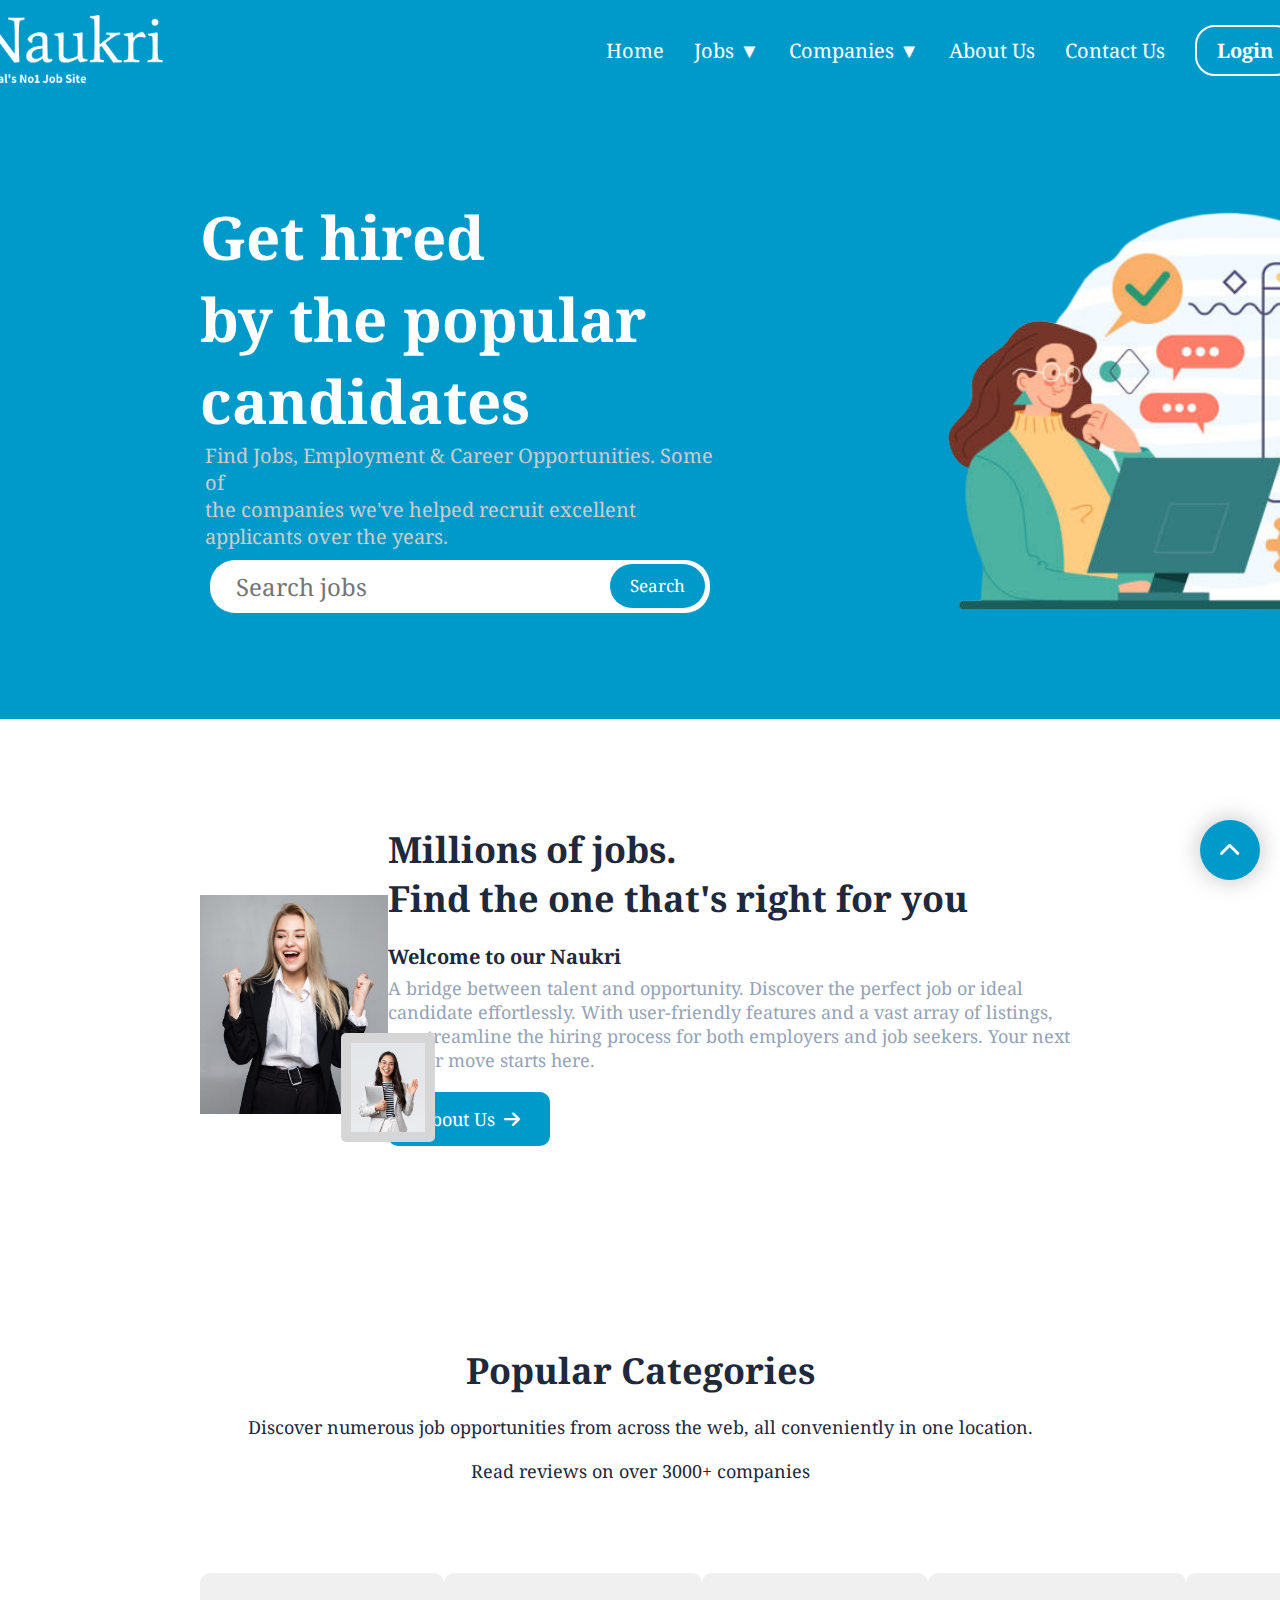
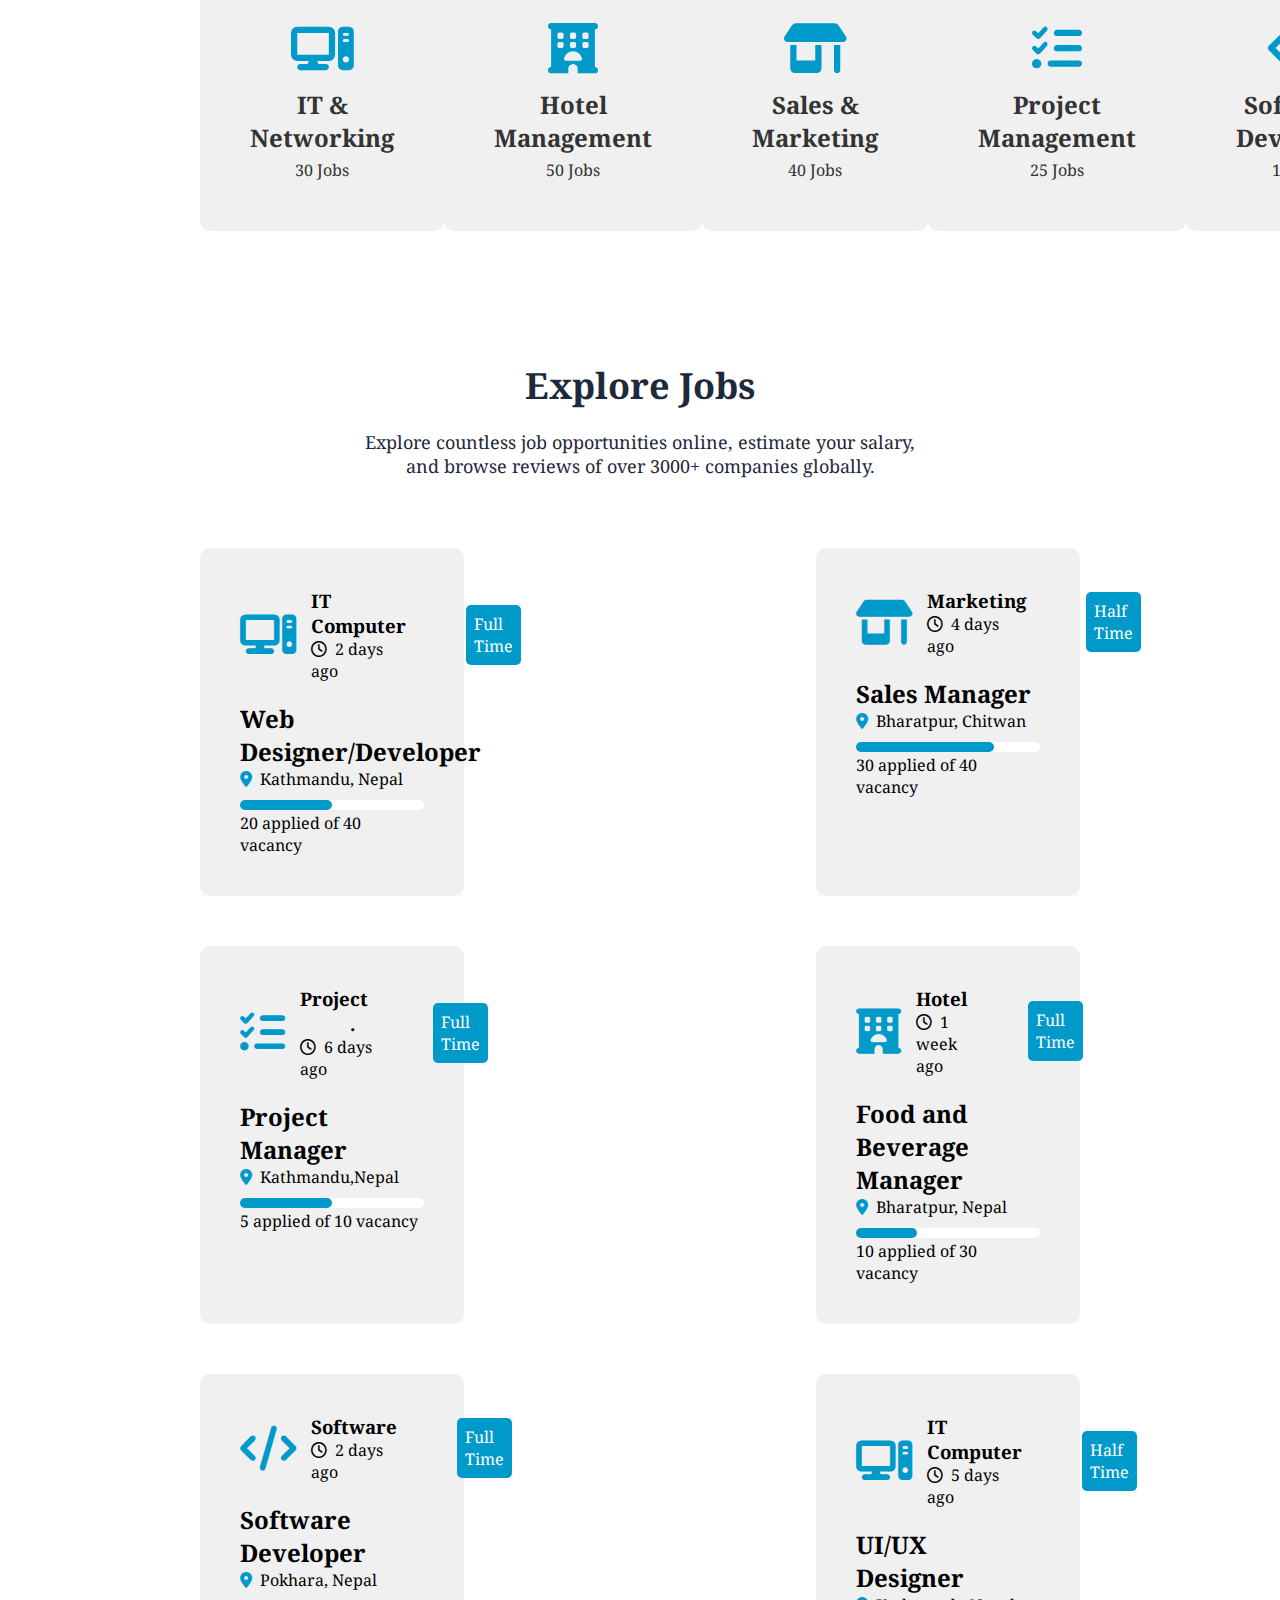
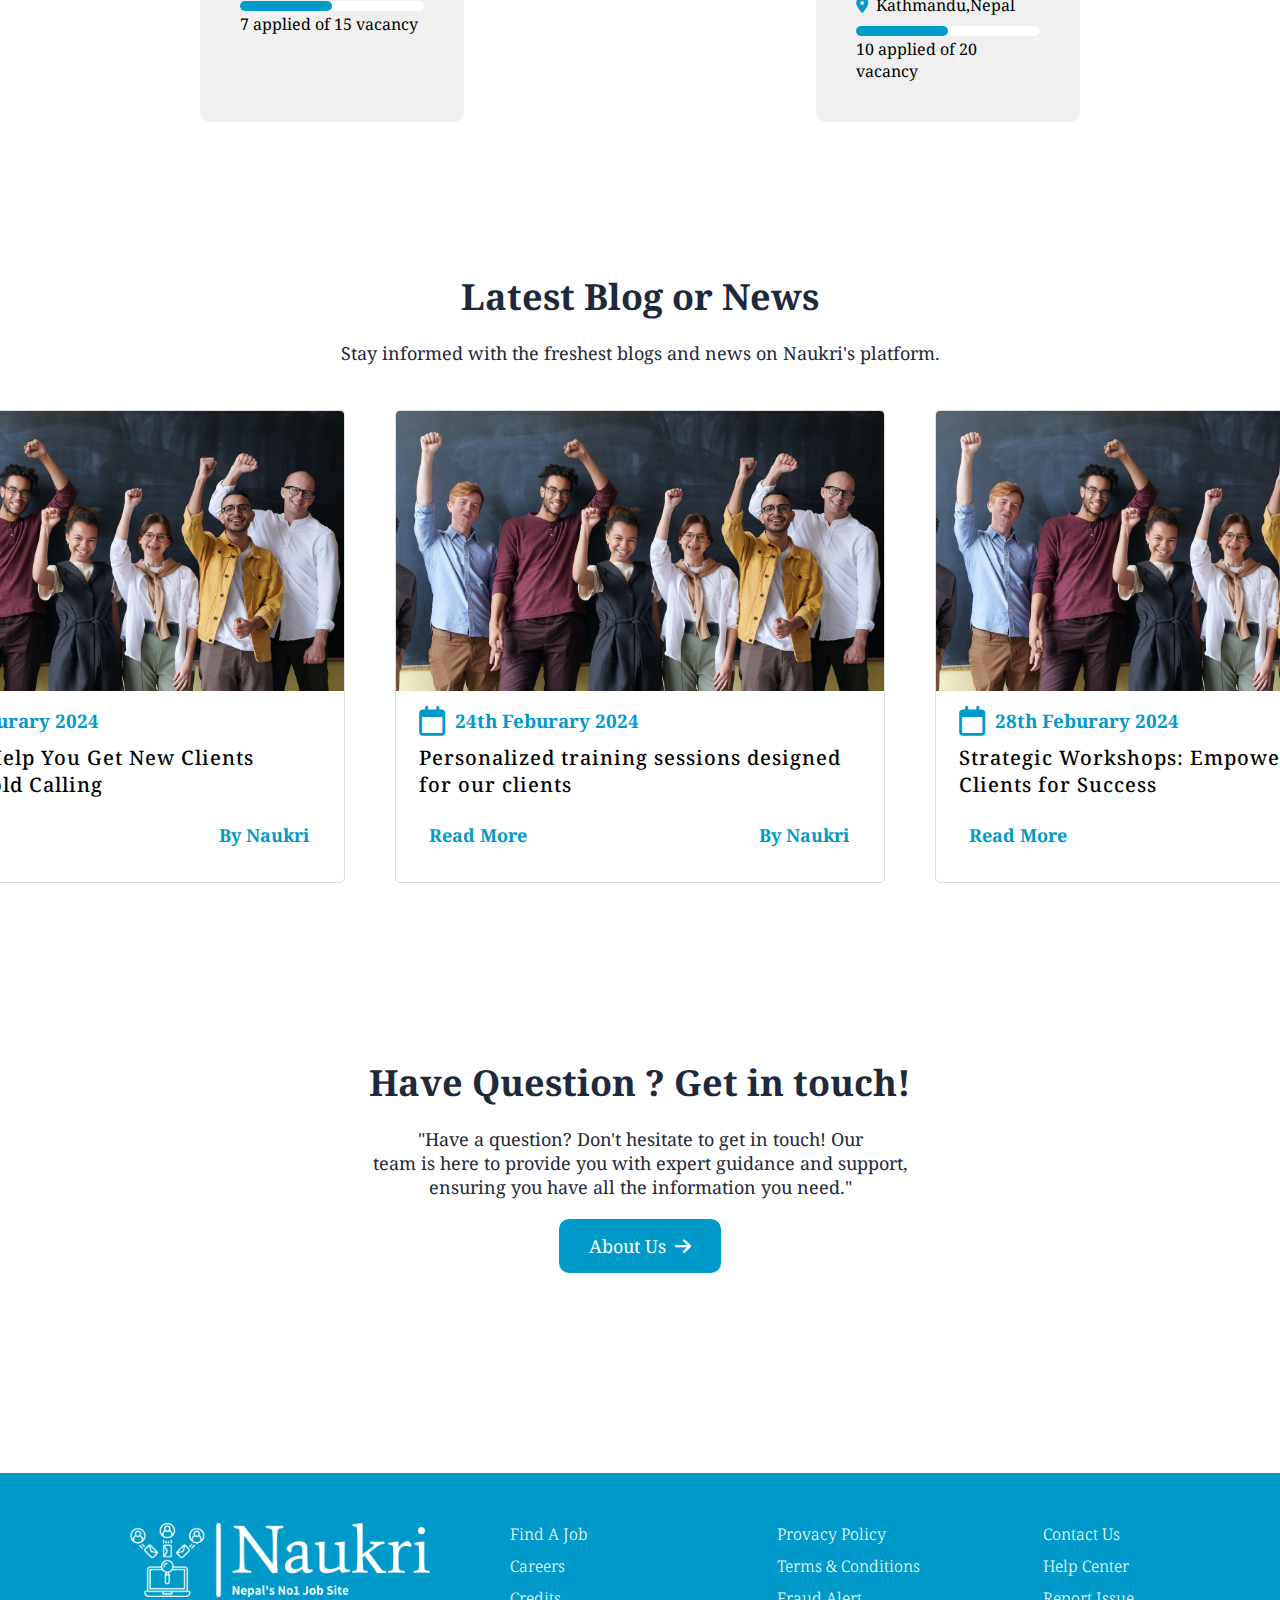
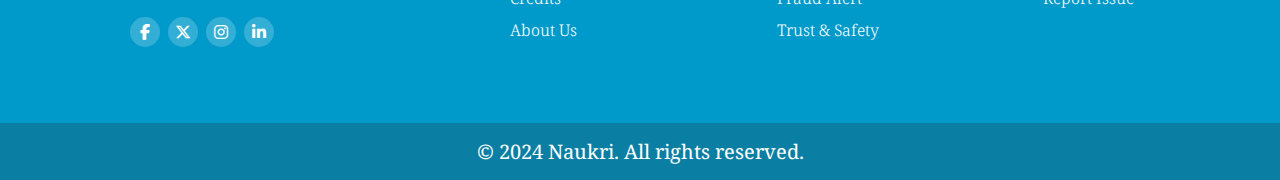
<file: index.html>
<!DOCTYPE html>
<html lang="en">
  <head>
    <meta charset="UTF-8" />
    <meta name="viewport" content="width=device-width, initial-scale=1.0" />
    <title>Naukri</title>
    <link rel="stylesheet" href="style.css" />
    <!---For Font-->
    <link rel="preconnect" href="https://fonts.googleapis.com" />
    <link rel="preconnect" href="https://fonts.gstatic.com" crossorigin />
    <link
      href="https://fonts.googleapis.com/css2?family=Lemon&family=Noto+Serif:ital,wght@0,100..900;1,100..900&display=swap"
      rel="stylesheet"
    />
    <!------------Favicon----------->
    <link
      rel="apple-touch-icon"
      sizes="180x180"
      href="favicon/apple-touch-icon.png"
    />
    <link
      rel="icon"
      type="image/png"
      sizes="32x32"
      href="favicon/favicon-32x32.png"
    />
    <link
      rel="icon"
      type="image/png"
      sizes="16x16"
      href="favicon/favicon-16x16.png"
    />
    <link rel="manifest" href="favicon/site.webmanifest" />
    <!------------Font Awesome----------->
    <link
      rel="stylesheet"
      href="https://cdnjs.cloudflare.com/ajax/libs/font-awesome/6.5.1/css/all.min.css"
    />
  </head>
  <body id="top">
  
    <!-------------------------Navbar------------------------->

    <nav class="navbar">
      <div class="container">
        <a href="#" class="logo">
          <img src="image/logo.png" alt="" srcset="" />
        </a>
        <!-- <div class="nav-toggle">
          <i class="fa-solid fa-bars"></i>

        </div> -->
        <ul class="nav-links">
          <li><a href="#">Home</a></li>
          <li class="dropdown">
            <a href="#">Jobs</a>
            <ul class="dropdown-content black">
              <li><a href="#">Job Categories</a></li>
              <li><a href="#">Job List</a></li>
              <li><a href="#">Job Detail</a></li>
              <li><a href="#">Job Apply</a></li>
              <li><a href="#">Job Post</a></li>
              <li class="bottomdropdown"><a href="#">Career</a></li>
            </ul>
          </li>
          <li class="dropdown">
            <a href="#">Companies</a>
            <ul class="dropdown-content">
              <li><a href="#">IT Companies</a></li>
              <li><a href="#">Featured Companies</a></li>
              <li><a href="#">Top Companies</a></li>
              <li class="bottomdropdown">
                <a href="#">Sponsored Companies</a>
              </li>
            </ul>
          </li>
          <li><a href="AboutUs.html">About Us</a></li>
          <li><a href="Contactus.html">Contact Us</a></li>
            <li><a class="meow" href="login.html">Login</a></li>
            <li><a class="meow" href="Register.html">Sign Up</a></li>
          
        </ul>
        
      </div>
    </nav>

    <div class="section">
      <div class="section-content">
        <div class="section-text">
          <h1>Get hired</h1>
          <h2>by the popular</h2>
          <h2>candidates</h2>
          <p>
            Find Jobs, Employment & Career Opportunities. Some of<br />
            the companies we've helped recruit excellent applicants over the
            years.
          </p>
        </div>

        <div class="search-container">
          <input type="text" placeholder="Search jobs" />
          <button type="submit" class="search-button">Search</button>
        </div>
      </div>
      <div class="heroimage">
        <img src="image/heroimage.png" alt="Big Image" />
      </div>
    </div>
    <!-------------------------------Hero Part--------------------------------->
    <div class="millionsofjobs">
      <div class="girlimage">
        <img class="girl1" src="image/girl.jpg" alt="" srcset="" />
        <img class="girl2" src="image/girl2.jpg" alt="" srcset="" />
      </div>
      <div class="millions">
        <h2>
          Millions of jobs.<br />
          Find the one that's right for you
        </h2>
        <h3>Welcome to our Naukri</h3>
        <p>
          <br />A bridge between talent and opportunity. Discover the perfect
          job or ideal candidate effortlessly. With user-friendly features and a
          vast array of listings, we streamline the hiring process for both
          employers and job seekers. Your next career move starts here.
        </p>
       
        <button> <a class="mainbutton" href="AboutUs.html">About Us<i class="fa-solid fa-arrow-right mainbuttonhelp"></i></a></button>
      </div>
    </div>
    <!-------------------------Popular Categories-------------------------------->
    <div class="popularcategories">
      <h2>Popular Categories</h2>
      <p>
        Discover numerous job opportunities from across the web, all
        conveniently in one location.
      </p>
      <p>Read reviews on over 3000+ companies</p>
    </div>
    <div class="categories">
      <div class="IT">
        <div class="icon">
          <i class="fa-solid fa-computer"></i>
        </div>
        <div class="categoriescontent">
          <h3>
            IT &<br />
            Networking
          </h3>
          <p>30 Jobs</p>
        </div>
      </div>

      <div class="IT">
        <div class="icon">
          <i class="fa-solid fa-hotel"></i>
        </div>
        <div class="categoriescontent">
          <h3>
            Hotel
            <br />
            Management
          </h3>
          <p>50 Jobs</p>
        </div>
      </div>

      <div class="IT">
        <div class="icon">
          <i class="fa-solid fa-shop"></i>
        </div>
        <div class="categoriescontent">
          <h3>
            Sales &<br />
            Marketing
          </h3>
          <p>40 Jobs</p>
        </div>
      </div>

      <div class="IT">
        <div class="icon">
          <i class="fa-solid fa-list-check"></i>
        </div>
        <div class="categoriescontent">
          <h3>
            Project<br />
            Management
          </h3>
          <p>25 Jobs</p>
        </div>
      </div>

      <div class="IT">
        <div class="icon">
          <i class="fa-solid fa-code"></i>
        </div>
        <div class="categoriescontent">
          <h3>
            Software<br />
            Developer
          </h3>
          <p>10 Jobs</p>
        </div>
      </div>
    </div>

    <!-------------------------Explore Jobs-------------------------------->
    <div class="explore">
      <div class="explorejobs">
        <h2>Explore Jobs</h2>
        <p>
          Explore countless job opportunities online, estimate your salary,
          <br />and browse reviews of over 3000+ companies globally.
        </p>
      </div>
      <div class="jobs">
        <div class="jobtitle">
          <div class="detail">
            <div class="logo">
              <i class="fa-solid fa-computer"></i>

              <div class="detailofjob">
                <div><h3>IT Computer</h3></div>
                <div>
                  <p><i class="fa-regular fa-clock"></i>&nbsp 2 days ago</p>
                </div>
              </div>

              <div class="full">
                <p>Full Time</p>
              </div>
            </div>
            <div class="titlejob">
              <h2>Web Designer/Developer</h2>
              <div class="locationlogo">
                <i class="fa-solid fa-location-dot"></i>&nbsp&nbsp
                <p>Kathmandu, Nepal</p>
              </div>

              <progress value="50" max="100"></progress>
              <p>20 applied of 40 vacancy</p>
            </div>
          </div>
        </div>

        <div class="jobtitle">
          <div class="detail">
            <div class="logo">
              <i class="fa-solid fa-shop"></i>

              <div class="detailofjob">
                <div><h3>Marketing</h3></div>
                <div>
                  <p><i class="fa-regular fa-clock"></i>&nbsp 4 days ago</p>
                </div>
              </div>

              <div class="full">
                <p>Half Time</p>
              </div>
            </div>
            <div class="titlejob">
              <h2>Sales Manager</h2>
              <div class="locationlogo">
                <i class="fa-solid fa-location-dot"></i>&nbsp&nbsp
                <p>Bharatpur, Chitwan</p>
              </div>

              <progress value="75" max="100"></progress>
              <p>30 applied of 40 vacancy</p>
            </div>
          </div>
        </div>

        <div class="jobtitle">
          <div class="detail">
            <div class="logo">
              <i class="fa-solid fa-list-check"></i>

              <div class="detailofjob">
                <div><h3>Project&nbsp &nbsp &nbsp &nbsp &nbsp &nbsp .</h3></div>
                <div>
                  <p><i class="fa-regular fa-clock"></i>&nbsp 6 days ago</p>
                </div>
              </div>

              <div class="full">
                <p>Full Time</p>
              </div>
            </div>
            <div class="titlejob">
              <h2>Project Manager</h2>
              <div class="locationlogo">
                <i class="fa-solid fa-location-dot"></i>&nbsp&nbsp
                <p>Kathmandu,Nepal</p>
              </div>

              <progress value="50" max="100"></progress>
              <p>5 applied of 10 vacancy</p>
            </div>
          </div>
        </div>

        <div class="jobtitle">
          <div class="detail">
            <div class="logo">
              <i class="fa-solid fa-hotel"></i>

              <div class="detailofjob">
                <div><h3>Hotel</h3></div>
                <div>
                  <p><i class="fa-regular fa-clock"></i>&nbsp 1 week ago</p>
                </div>
              </div>

              <div class="full">
                <p>Full Time</p>
              </div>
            </div>
            <div class="titlejob">
              <h2>Food and Beverage Manager</h2>
              <div class="locationlogo">
                <i class="fa-solid fa-location-dot"></i>&nbsp&nbsp
                <p>Bharatpur, Nepal</p>
              </div>

              <progress value="33" max="100"></progress>
              <p>10 applied of 30 vacancy</p>
            </div>
          </div>
        </div>

        <div class="jobtitle">
          <div class="detail">
            <div class="logo">
              <i class="fa-solid fa-code"></i>

              <div class="detailofjob">
                <div><h3>Software</h3></div>
                <div>
                  <p><i class="fa-regular fa-clock"></i>&nbsp 2 days ago</p>
                </div>
              </div>

              <div class="full">
                <p>Full Time</p>
              </div>
            </div>
            <div class="titlejob">
              <h2>Software Developer</h2>
              <div class="locationlogo">
                <i class="fa-solid fa-location-dot"></i>&nbsp&nbsp
                <p>Pokhara, Nepal</p>
              </div>

              <progress value="50" max="100"></progress>
              <p>7 applied of 15 vacancy</p>
            </div>
          </div>
        </div>

        <div class="jobtitle">
          <div class="detail">
            <div class="logo">
              <i class="fa-solid fa-computer"></i>

              <div class="detailofjob">
                <div><h3>IT Computer</h3></div>
                <div>
                  <p><i class="fa-regular fa-clock"></i>&nbsp 5 days ago</p>
                </div>
              </div>

              <div class="full">
                <p>Half Time</p>
              </div>
            </div>
            <div class="titlejob">
              <h2>UI/UX Designer</h2>
              <div class="locationlogo">
                <i class="fa-solid fa-location-dot"></i>&nbsp&nbsp
                <p>Kathmandu,Nepal</p>
              </div>

              <progress value="50" max="100"></progress>
              <p>10 applied of 20 vacancy</p>
            </div>
          </div>
        </div>
      </div>
    </div>

    <!-----Blog or News-->
    <div class="popularcategories">
      <h2>Latest Blog or News</h2>
      <p>
        Stay informed with the freshest blogs and news on Naukri's platform.
      </p>
    </div>

    <div class="subjectsection">
      <div class="container">
        <div class="row">
          <div class="col">
            <div class="news-grid">
              <div class="news-grid-image">
                <img src="image/groupofpeople.jpg" alt="" />
              </div>
              <div class="news-grid-box">
                <h1>Arts</h1>
              </div>
            
              <div class="news-grid-txt">
                <div class="time">  <i class="fa-regular fa-calendar"></i><h3>22th Feburary 2024</h3></div>
              
                <h2>11 Tips to Help You Get New Clients Through Cold Calling</h2>
                <div class="otherdetail">
                  <h4>Read More</h4>
                  <h4>By Naukri</h4>
                </div>
              </div>
            </div>
          </div>
          <div class="col">
            <div class="news-grid">
              <div class="news-grid-image">
                <img src="image/groupofpeople.jpg" alt="" />
              </div>
              <div class="news-grid-box">
                <h1>Training</h1>
              </div>
            
              <div class="news-grid-txt">
                <div class="time">  <i class="fa-regular fa-calendar"></i><h3>24th Feburary 2024</h3></div>
              
                <h2>Personalized training sessions designed for our clients</h2>
                <div class="otherdetail">
                  <h4>Read More</h4>
                  <h4>By Naukri</h4>
                </div>
              </div>
            </div>
          </div>
          <div class="col">
            <div class="news-grid">
              <div class="news-grid-image">
                <img src="image/groupofpeople.jpg" alt="" />
              </div>
              <div class="news-grid-box">
                <h1>Workshops</h1>
              </div>
            
              <div class="news-grid-txt">
                <div class="time">  <i class="fa-regular fa-calendar"></i><h3>28th Feburary 2024</h3></div>
              
                <h2>Strategic Workshops: Empowering Our Clients for Success</h2>
                <div class="otherdetail">
                  <h4>Read More</h4>
                  <h4>By Naukri</h4>
                </div>
              </div>
            </div>
          </div>
        </div>
        </div>
      </div>
    </div>
    <!---Have a Question-->
    <div class="popularcategories">
      <h2>Have Question ? Get in touch!</h2>
      <p>
        "Have a question? Don't hesitate to get in touch! Our <br>
        team is here to provide you with expert guidance and support,<br>
         ensuring you have all the information you need."
      </p>
      <button> <a class="mainbutton" href="AboutUs.html">About Us<i class="fa-solid fa-arrow-right mainbuttonhelp"></i></a></button>
    </div>
    <!-------------------------Footer-------------------------------->
    <section class="footersection">
      <div class="mainfooter">
        <div class="footer-col">
          <div class="footerlogo">
            <img src="image/logo.png" alt="" srcset="" />
          </div>
          <div class="social-links">
            <a href="#"><i class="fa-brands fa-facebook-f"></i></a>
            <a href="#"><i class="fa-brands fa-x-twitter"></i></a>
            <a href="#"><i class="fa-brands fa-instagram"></i></a>
            <a href="#"><i class="fa-brands fa-linkedin-in"></i></a>
          </div>
        </div>
        <div class="footer-col">
          <ul>
            <li><a href="#">Find a Job</a></li>
            <li><a href="#">Careers</a></li>
            <li><a href="#">Credits</a></li>
            <li><a href="#">About Us</a></li>
          </ul>
        </div>
        <div class="footer-col">
          <ul>
            <li><a href="#">Provacy Policy</a></li>
            <li><a href="#">Terms & conditions</a></li>
            <li><a href="#">Fraud Alert</a></li>
            <li><a href="#">Trust & Safety</a></li>
          </ul>
        </div>
        <div class="footer-col">
          <ul>
            <li><a href="#">Contact Us</a></li>
            <li><a href="#">Help Center</a></li>
            <li><a href="#">Report Issue</a></li>
          </ul>
        </div>
      </div>
      <div class="copyright">
        <p>&copy; 2024 Naukri. All rights reserved.</p>
      </div>
    </section>

    <!--Back to Top-->
    <a href="#top" class="back-top-btn active" aria-label="back to top" data-back-top-btn>
      <div class="backtotp">
        <i class="fa-solid fa-chevron-up back"aria-hidden="true"></i>
      </div>
      
    </a>
    <script>
    //Javascript
//     /*Loading Screen*/
//     const preloader = document.querySelector("[data-preaload]");

// window.addEventListener("load", function () {
//   // Add loaded class after 3 seconds
//   setTimeout(function() {
//     preloader.classList.add("loaded");
//     document.body.classList.add("loaded");
//   }, 1500);
// });



//Navbar JS
    var navbar = document.querySelector(".navbar");
var navLinks = document.querySelectorAll(".nav-links a");
var dropdownContents = document.querySelectorAll(".dropdown-content li a");
var loginLink = document.querySelector(".meow[href='login.html']");
var signUpLink = document.querySelector(".meow[href='Signup.html']");

function handleScroll() {
  if (window.scrollY > 50) {
    navbar.style.transition = "background-color 0.3s ease";
    navbar.style.backgroundColor = "#ffffff";
    navbar.style.color = "#000000";

    navLinks.forEach(function (link) {
      link.style.color = "#000000";
    });

    dropdownContents.forEach(function (item) {
      item.style.color = "#000000";
    });

    if (loginLink) {
      loginLink.classList.add("sticky-link");
    }
    if (signUpLink) {
      signUpLink.classList.add("sticky-link");
    }
  } else {
    navbar.style.transition = "background-color 0.3s ease";
    navbar.style.backgroundColor = "#009aca";
    navbar.style.color = "#ffffff";

    navLinks.forEach(function (link) {
      item.style.color = "#000000";
    });

    dropdownContents.forEach(function (item) {
      item.style.color = "#000000";
    });
    if (loginLink) {
      loginLink.classList.remove("sticky-link");
    }
    if (signUpLink) {
      signUpLink.classList.remove("sticky-link");
    }
  }
}

window.addEventListener("scroll", handleScroll);

window.addEventListener("scroll", function () {
  if (window.scrollY > 50) {
    navbar.classList.add("sticky");
  } else {
    navbar.classList.remove("sticky");
  }
});

var logo = document.querySelector(".logo img");

window.addEventListener("scroll", function () {
  if (window.scrollY > 50) {
    logo.src = "image/secondlogo.png";
  } else {
    logo.src = "image/logo.png";
  }
});

//Back to top
document.addEventListener("DOMContentLoaded", function() {
  var backToTopBtn = document.querySelector('.back-top-btn');

  backToTopBtn.addEventListener('click', function(e) {
    e.preventDefault();
    // Scroll to the top of the page smoothly
    window.scrollTo({
      top: 0,
      behavior: 'smooth'
    });
  });
});




    </script>
  </body>
</html>
</file>
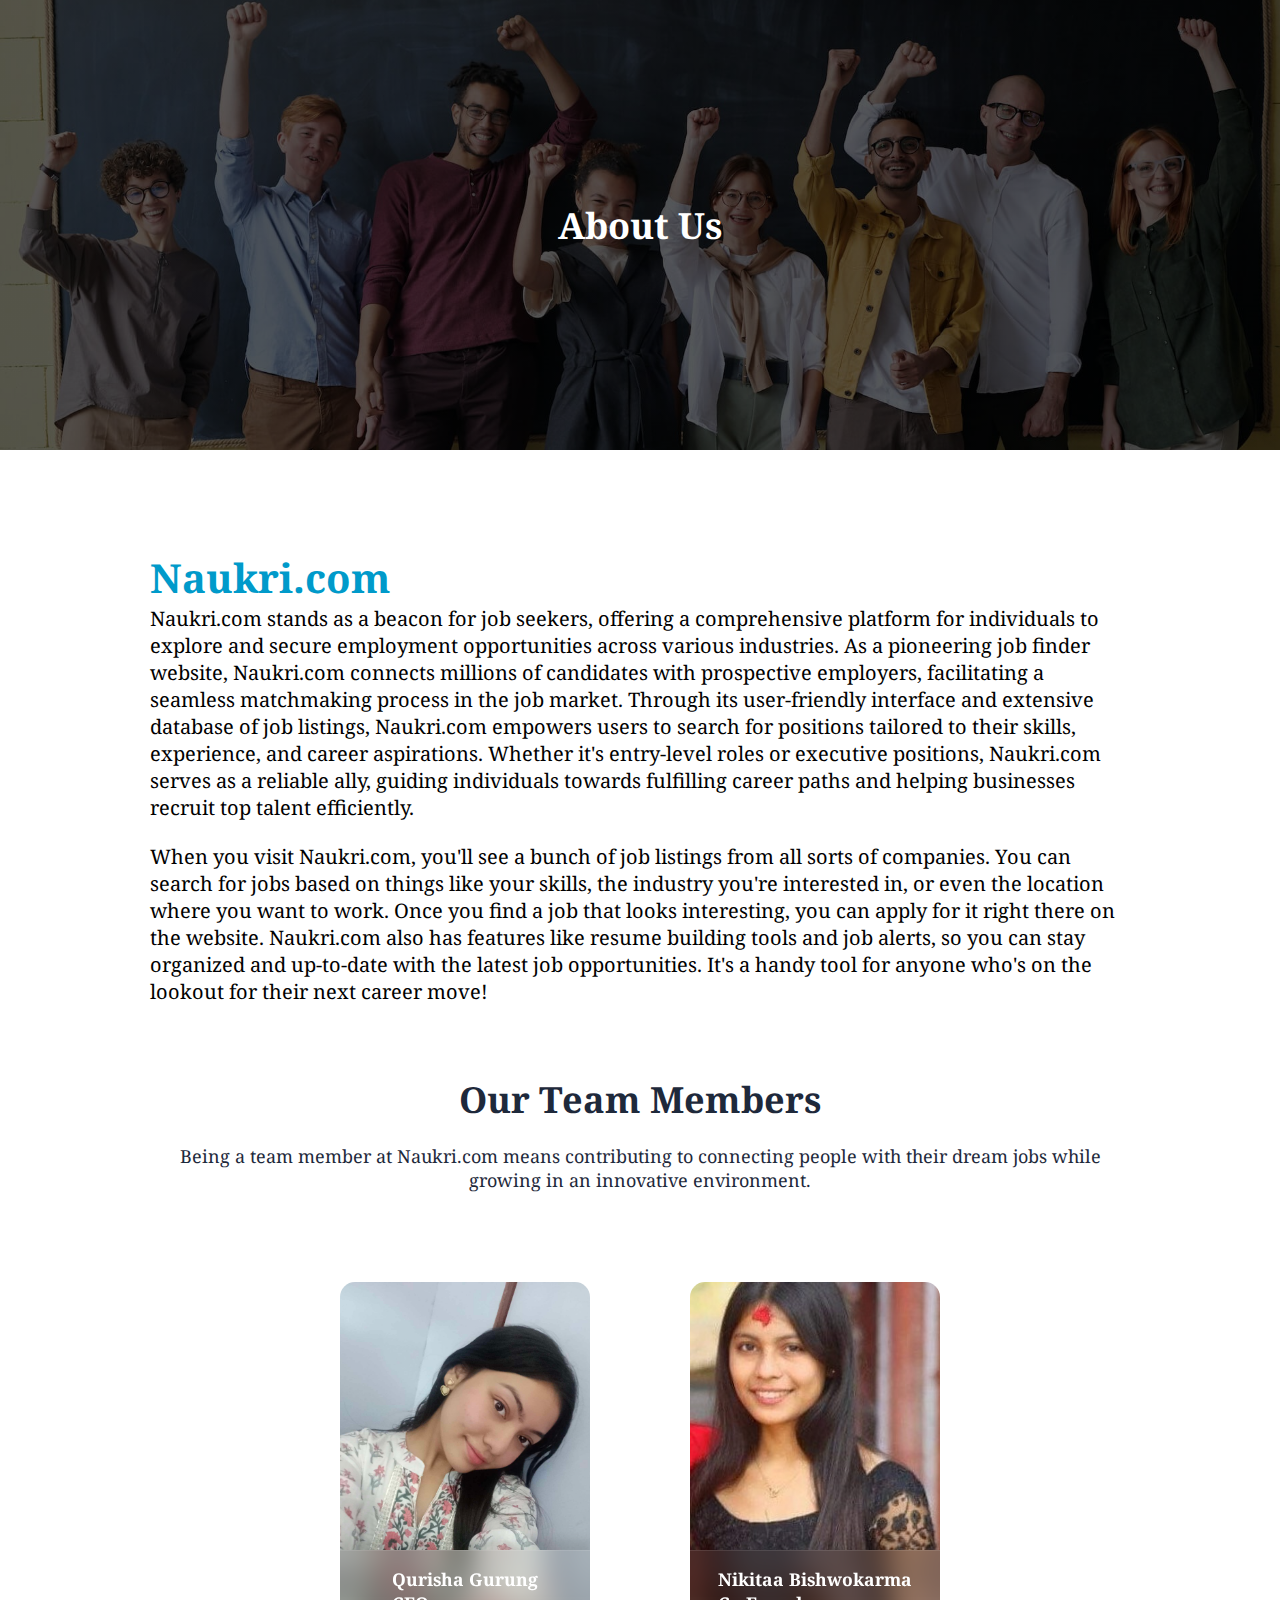
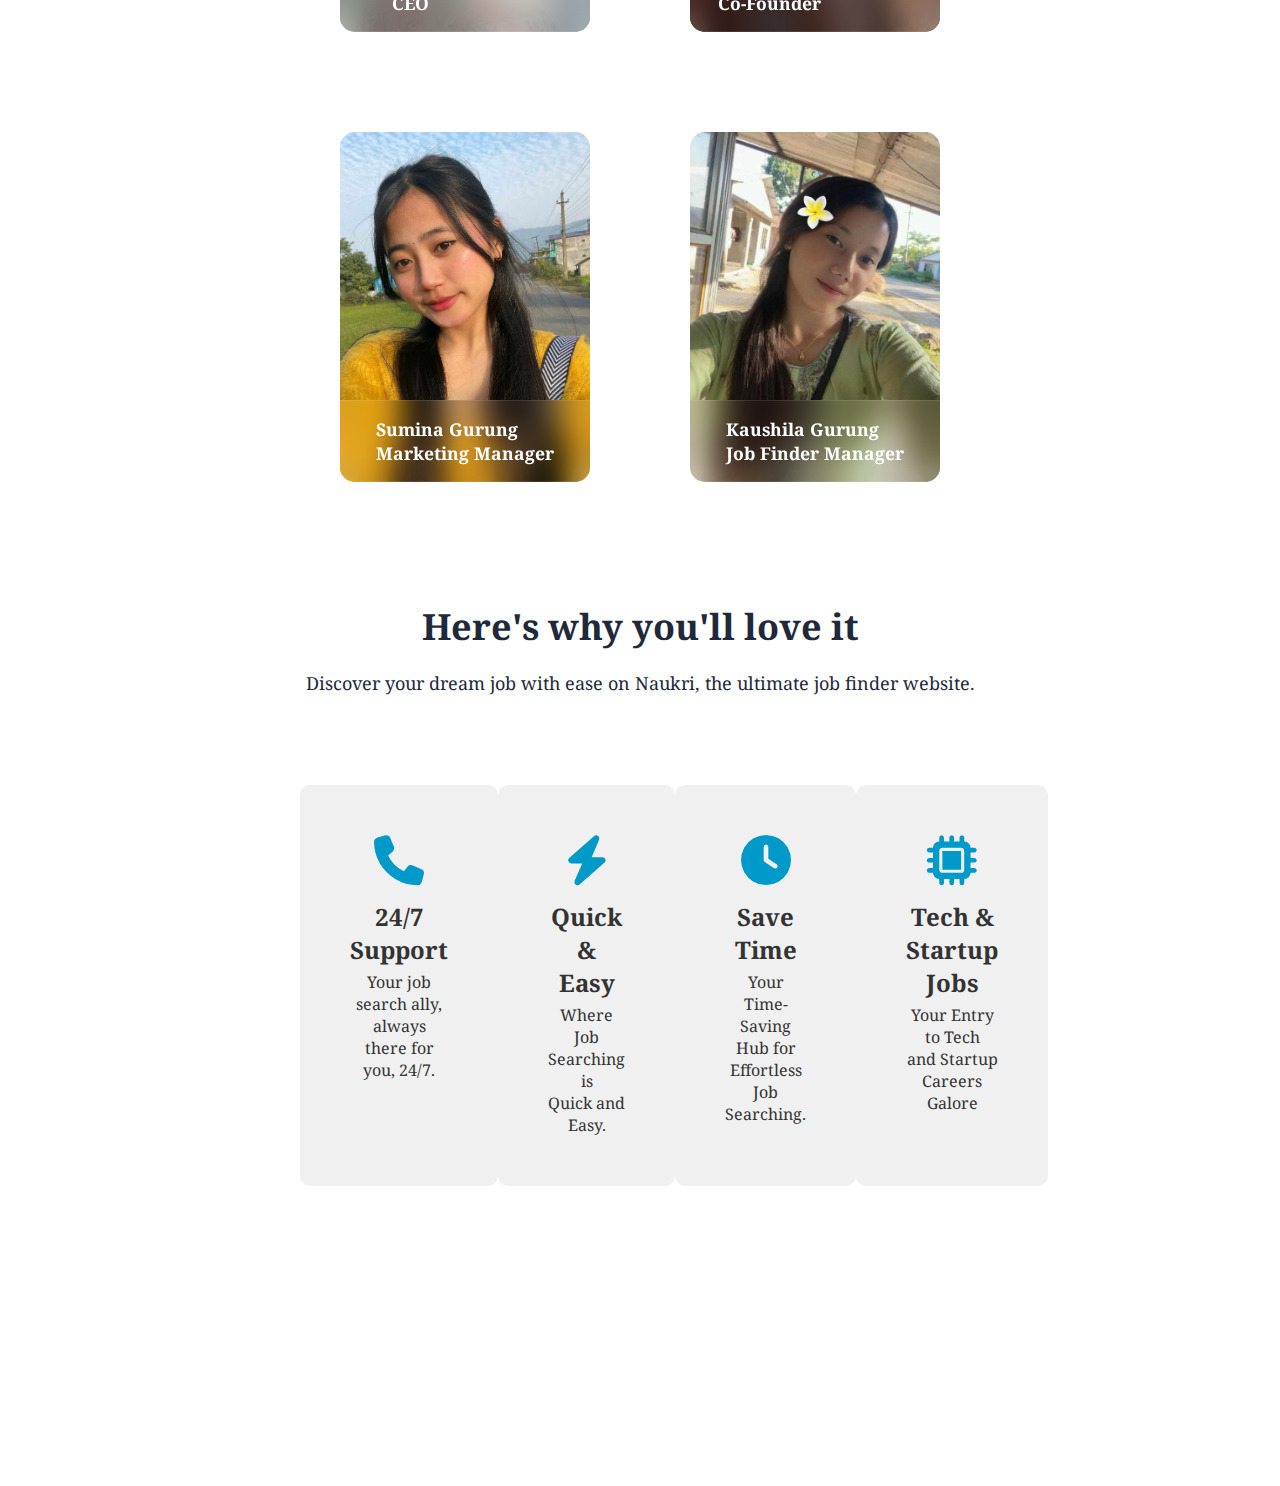
<file: AboutUs.html>
<!DOCTYPE html>
<html lang="en">
  <head>
    <meta charset="UTF-8" />
    <meta name="viewport" content="width=device-width, initial-scale=1.0" />
    <title>About Us</title>
    <link rel="preconnect" href="https://fonts.googleapis.com" />
    <link rel="preconnect" href="https://fonts.gstatic.com" crossorigin />
    <link
      href="https://fonts.googleapis.com/css2?family=Lemon&family=Noto+Serif:ital,wght@0,100..900;1,100..900&display=swap"
      rel="stylesheet"
    />
    <link
      rel="stylesheet"
      href="https://cdnjs.cloudflare.com/ajax/libs/font-awesome/6.5.1/css/all.min.css"
    />
    <!------------Favicon----------->
    <link
      rel="apple-touch-icon"
      sizes="180x180"
      href="favicon/apple-touch-icon.png"
    />
    <link
      rel="icon"
      type="image/png"
      sizes="32x32"
      href="favicon/favicon-32x32.png"
    />
    <link
      rel="icon"
      type="image/png"
      sizes="16x16"
      href="favicon/favicon-16x16.png"
    />
    <link rel="manifest" href="favicon/site.webmanifest" />
    <style>
      * {
        font-family: "Noto Serif", serif;
        margin: 0;
        padding: 0;
      }
      .image-container {
        position: relative;
        width: 100%;
        height: 450px;
        overflow: hidden;
      }

      .image-container img {
        width: 100%;
        height: 100%;
        object-fit: cover;
        filter: brightness(70%);
      }

      .overlay {
        position: absolute;
        top: 0;
        left: 0;
        width: 100%;
        height: 100%;
        background: linear-gradient(rgba(0, 0, 0, 0.5), rgba(0, 0, 0, 0.5));
        display: flex;
        justify-content: center;
        align-items: center;
        text-align: center;
        color: white;
        font-family: "Noto Serif", serif;
      }

      .overlay-text {
        font-size: 36px;
        font-weight: bold;
      }
      .description {
        margin-left: 150px;
        margin-right: 150px;
        margin-top: 100px;
      }
      .description h1 {
        color: #009aca;
        font-size: 40px;
      }
      .description p {
        font-size: 20px;
      }
      .popularcategories {
        margin-top: 70px;
        text-align: center;
      }

      .popularcategories h2 {
        font-size: 36px;
        color: #1e293b;
        margin-bottom: 20px;
      }

      .popularcategories p {
        margin-top: 18px;
        font-size: 18px;
        color: #1e293b;
        margin-bottom: 20px;
      }

      .card_Container {
        position: relative;
        display: flex;
        justify-content: center;
        align-items: center;
        flex-wrap: wrap;
        margin: 40px 0;
      }

      .card_Container .card {
        position: relative;
        width: 250px;
        height: 350px;
        margin: 50px;
        overflow: hidden;
        border-radius: 15px;
        display: flex;
        justify-content: center;
        align-items: center;
      }
      .card .imbBx,
      .imbBx img {
        object-fit: cover;
        width: 100%;
        height: 100%;
      }
      .card .content {
        font-size: 15px;
        position: absolute;
        bottom: -160px;
        width: 100%;
        height: 80px;
        display: flex;
        justify-content: center;
        align-items: center;
        flex-direction: column;
        backdrop-filter: blur(15px);
        box-shadow: 0 -10px 10px rgba(0, 0, 0, 0.1);
        border: 1px solid rgba(255, 255, 255, 0.1);
        border-radius: 0 0 15px 15px;
        transition: bottom 0.5s;
        transition-delay: 0.65s;
        color: white;
      }
      .card .content {
        bottom: 0;
        transition-delay: 0s;
        cursor: pointer;
      }
      .card .content {
        opacity: 1;
        transform: translateY(0);
      }

      .categories {
        margin-top: 90px;
        display: flex;
        justify-content: space-between;
        margin-left: 300px;
        margin-right: 300px;
        margin-bottom: 300px;
      }

      .IT {
        display: flex;
        flex-direction: column;
        align-items: center;
        background-color: #f0f0f0;
        padding: 50px;
        border-radius: 10px;
        transition: background-color 0.3s ease;
      }

      .IT:hover {
        cursor: pointer;
        background-color: #e0e0e0;
      }

      .icon .fa-solid {
        margin-bottom: 15px;
        text-align: center;
        align-items: center;
        font-size: 50px;
        color: #009aca;
      }

      .categoriescontent {
        color: #333;
      }

      .categoriescontent h3 {
        font-size: 24px;
        text-align: center;
        margin: 0;
      }

      .categoriescontent p {
        text-align: center;
        font-size: 16px;
        margin: 5px 0 0 0;
      }
      .card_Container .card:hover .imbBx img {
        cursor: pointer;
        transform: scale(1.1);
      }

      .card_Container .card .imbBx img {
        transition: transform 0.5s ease;
      }

      .card_Container .card .imbBx img {
        object-fit: cover;
        width: 100%;
        height: 100%;
        transition: transform 0.5s ease;
      }
      /*Media Queries*/
      @media only screen and (max-width: 768px) {
        .image-container {
          height: 200px;
        }

        .overlay-text {
          font-size: 22px;
        }

        .description {
          margin-left: 20px;
          margin-right: 20px;
          margin-top: 20px;
        }

        .description h1 {
          font-size: 22px;
        }

        .description p {
          font-size: 14px;
          text-align: justify;
        }

        .popularcategories h2 {
          font-size: 22px;
        }

        .popularcategories p {
          font-size: 14px;
          margin-left: 30px;
          margin-right: 30px;
        }

        .card_Container .card {
          width: calc(50% - 20px); /* Adjust as needed */
          margin: 10px;
          height: 250px;
        }
        .categories {
          padding: 40px;
        }
        .card .content {
          font-size: 12px;
          bottom: -30px;
        }
        .card h3 {
          margin-top: -30px;
        }

        .categories {
          flex-direction: column;
          align-items: center;
          margin: 20px;
        }

        .IT {
          width: calc(100% - 40px); /* Adjust as needed */
          margin: 10px;
          padding: 20px;
        }

        .icon .fa-solid {
          margin-bottom: 10px;
          font-size: 40px;
        }

        .categoriescontent h3 {
          font-size: 14px;
        }

        .categoriescontent p {
          font-size: 12px;
        }
      }
    </style>
  </head>
  <body>
    <div class="image-container">
      <img src="image/groupofpeople.jpg" alt="Description of the image" />
      <div class="overlay">
        <div class="overlay-text">About Us</div>
      </div>
    </div>
    <div class="description">
      <h1>Naukri.com</h1>
      <p>
        Naukri.com stands as a beacon for job seekers, offering a comprehensive
        platform for individuals to explore and secure employment opportunities
        across various industries. As a pioneering job finder website,
        Naukri.com connects millions of candidates with prospective employers,
        facilitating a seamless matchmaking process in the job market. Through
        its user-friendly interface and extensive database of job listings,
        Naukri.com empowers users to search for positions tailored to their
        skills, experience, and career aspirations. Whether it's entry-level
        roles or executive positions, Naukri.com serves as a reliable ally,
        guiding individuals towards fulfilling career paths and helping
        businesses recruit top talent efficiently.
      </p>
      <br />
      <p>
        When you visit Naukri.com, you'll see a bunch of job listings from all
        sorts of companies. You can search for jobs based on things like your
        skills, the industry you're interested in, or even the location where
        you want to work. Once you find a job that looks interesting, you can
        apply for it right there on the website. Naukri.com also has features
        like resume building tools and job alerts, so you can stay organized and
        up-to-date with the latest job opportunities. It's a handy tool for
        anyone who's on the lookout for their next career move!
      </p>
      <div class="popularcategories">
        <h2>Our Team Members</h2>
        <p>
          Being a team member at Naukri.com means contributing to connecting
          people with their dream jobs while growing in an innovative
          environment.
        </p>
      </div>
      <div class="card_Container">
        <div class="card">
          <div class="imbBx">
            <img src="image/QurishaGurung.jpg" alt="" srcset="" />
          </div>

          <div class="content">
            <h3>Qurisha Gurung<br /><span>CEO</span></h3>
          </div>
        </div>

        <div class="card">
          <div class="imbBx">
            <img src="image/Nikitaa Bishwokarma.jpg" alt="" srcset="" />
          </div>

          <div class="content">
            <h3>Nikitaa Bishwokarma <br /><span>Co-Founder</span></h3>
          </div>
        </div>

        <div class="card">
          <div class="imbBx">
            <img src="image/Sumina Gurung.jpg" alt="" srcset="" />
          </div>
          <div class="content">
            <h3>Sumina Gurung<br /><span>Marketing Manager</span></h3>
          </div>
        </div>

        <div class="card">
          <div class="imbBx">
            <img src="image/Kaushila gurung.jpg" alt="" srcset="" />
          </div>

          <div class="content">
            <h3>Kaushila Gurung<br /><span>Job Finder Manager</span></h3>
          </div>
        </div>
      </div>
    </div>

    <!-----Why to chooose Us-->
    <div class="popularcategories">
      <h2>Here's why you'll love it</h2>
      <p>
        Discover your dream job with ease on Naukri, the ultimate job finder
        website.
      </p>
    </div>
    <div class="categories">
      <div class="IT">
        <div class="icon">
          <i class="fa-solid fa-phone"></i>
        </div>
        <div class="categoriescontent">
          <h3>
            24/7<br />
            Support
          </h3>
          <p>Your job search ally, <br />always there for you, 24/7.</p>
        </div>
      </div>

      <div class="IT">
        <div class="icon">
          <i class="fa-solid fa-bolt"></i>
        </div>
        <div class="categoriescontent">
          <h3>Quick & Easy</h3>
          <p>Where Job Searching is <br />Quick and Easy.</p>
        </div>
      </div>

      <div class="IT">
        <div class="icon">
          <i class="fa-solid fa-regular fa-clock"></i>
        </div>
        <div class="categoriescontent">
          <h3>Save Time</h3>
          <p>
            Your Time-Saving Hub for<br />
            Effortless Job Searching.
          </p>
        </div>
      </div>

      <div class="IT">
        <div class="icon">
          <i class="fa-solid fa-microchip"></i>
        </div>
        <div class="categoriescontent">
          <h3>
            Tech &<br />
            Startup Jobs
          </h3>
          <p>Your Entry to Tech <br />and Startup Careers Galore</p>
        </div>
      </div>
    </div>
  </body>
</html>
</file>
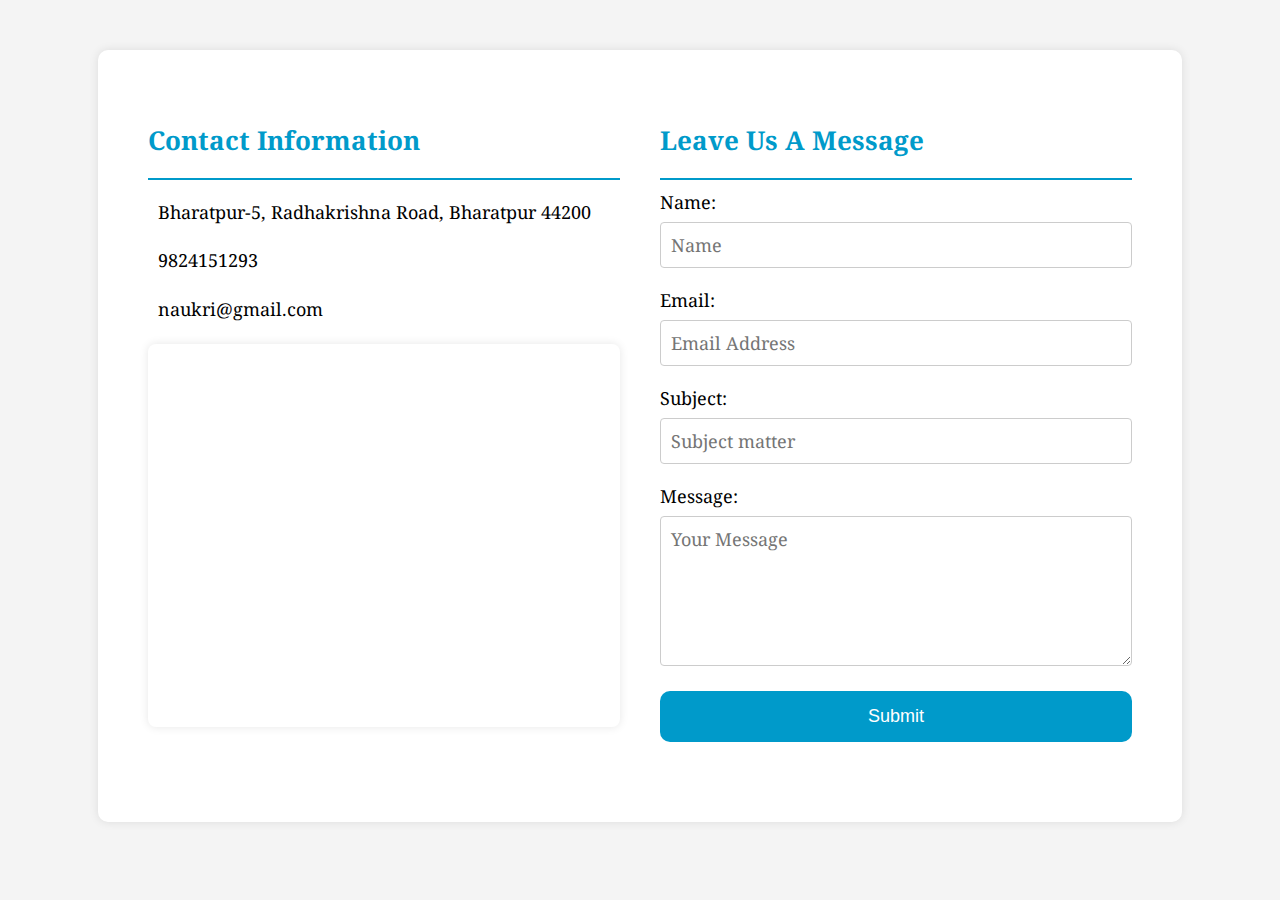
<file: Contactus.html>
<!DOCTYPE html>
<html lang="en">
  <head>
    <meta charset="UTF-8" />
    <meta name="viewport" content="width=device-width, initial-scale=1.0" />
    <link
      rel="stylesheet"
      href="https://cdnjs.cloudflare.com/ajax/libs/font-awesome/6.5.1/css/all.min.css"
      integrity="sha512-DTOQO9RWCH3ppGqcWaEA1BIZOC6xxalwEsw9c2QQeAIftl+Vegovlnee1c9QX4TctnWMn13TZye+giMm8e2LwA=="
      crossorigin="anonymous"
      referrerpolicy="no-referrer"
    />
    <link rel="preconnect" href="https://fonts.googleapis.com" />
    <link rel="preconnect" href="https://fonts.gstatic.com" crossorigin />
    <link
      href="https://fonts.googleapis.com/css2?family=Lemon&family=Noto+Serif:ital,wght@0,100..900;1,100..900&display=swap"
      rel="stylesheet"
    />
    <!------------Favicon----------->
    <link
      rel="apple-touch-icon"
      sizes="180x180"
      href="favicon/apple-touch-icon.png"
    />
    <link
      rel="icon"
      type="image/png"
      sizes="32x32"
      href="favicon/favicon-32x32.png"
    />
    <link
      rel="icon"
      type="image/png"
      sizes="16x16"
      href="favicon/favicon-16x16.png"
    />
    <link rel="manifest" href="favicon/site.webmanifest" />
    <title>Contact Us</title>
    <style>
      body {
        font-family: "Noto Serif", serif;
        background-color: #f4f4f4;
        margin: 0;
        padding: 0;
      }

      .container {
        width: 80%;
        margin: 50px auto;
        background-color: #fff;
        padding: 30px;
        border-radius: 10px;
        box-shadow: 0 0 10px rgba(0, 0, 0, 0.1);
      }

      .row {
        display: flex;
        justify-content: space-between;
        margin-bottom: 30px;
      }

      .col {
        flex: 1;
        padding: 20px;
        box-sizing: border-box;
      }

      h2 {
        font-size: 26px;
        color: #009aca;
        margin-bottom: 20px;
      }

      hr {
        border: 0;
        border-top: 2px solid #009aca;
        width: 100%;
        margin: 10px 0;
      }

      .details p {
        font-size: 18px;
        line-height: 1.6;
        margin-bottom: 20px;
      }

      .details p i {
        color: #009aca;
        margin-right: 10px;
      }

      .map-container {
        border-radius: 8px;
        overflow: hidden;
        box-shadow: 0 0 10px rgba(0, 0, 0, 0.1);
      }

      .col2 {
        flex: 1;
        padding: 20px;
        box-sizing: border-box;
      }

      label {
        font-size: 18px;
        display: block;
        margin-bottom: 8px;
      }

      input,
      textarea {
        font-family: "Noto Serif", serif;
        width: 100%;
        padding: 10px;
        margin-bottom: 20px;
        box-sizing: border-box;
        border: 1px solid #ccc;
        border-radius: 4px;
        font-size: 18px;
        transition: border-color 0.3s ease;
      }

      input:focus,
      textarea:focus {
        outline: none;
        border-color: #009aca;
      }

      textarea {
        height: 150px;
        resize: vertical;
      }

      button {
        background-color: #009aca;
        color: #fff;
        padding: 15px;
        border: none;
        border-radius: 10px;
        cursor: pointer;
        font-size: 18px;
        transition: background-color 0.3s ease;
        width: 100%;
      }

      button:hover {
        background-color: #056886;
      }
      /*Media Queries*/
      @media screen and (max-width: 768px) {
        hr {
          margin-top: -10px;
        }
        iframe {
          height: 350px;
        }
        h2 {
          font-size: 22px;
        }
        .details p {
          margin-top: -10px;
          font-size: 14px;
        }
        .container {
          width: 90%;
        }

        .row {
          flex-direction: column;
        }

        .col {
          width: 100%;
          margin-bottom: 30px;
        }

        .col2 {
          width: 100%;
        }

        .details,
        form {
          padding: 20px;
        }

        .details .map-container {
          margin-top: 20px;
        }

        input,
        textarea {
          font-size: 12px;
        }

        button {
          font-family: "Noto Serif", serif;
          font-size: 14px;
        }
      }
    </style>
  </head>
  <body>
    <div class="container">
      <div class="row">
        <div class="col">
          <h2>Contact Information</h2>
          <hr />
          <div class="details">
            <p>
              <i class="fas fa-map-marker-alt"></i> Bharatpur-5, Radhakrishna
              Road, Bharatpur 44200
            </p>
            <p><i class="fas fa-phone"></i> 9824151293</p>
            <p><i class="fas fa-envelope"></i> naukri@gmail.com</p>
            <div class="map-container">
              <iframe
                src="https://www.google.com/maps/embed?pb=!1m18!1m12!1m3!1d2317.6669687573426!2d84.37581756852332!3d27.67785436841606!2m3!1f0!2f0!3f0!3m2!1i1024!2i768!4f13.1!3m3!1m2!1s0x3994fbb616e23749%3A0x11326a92565d150!2sShree%20Radhakrishna%20Temple%2C%20Shivghat!5e0!3m2!1sen!2snp!4v1708867850483!5m2!1sen!2snp"
                width="100%"
                height="378"
                style="border: 0"
                allowfullscreen=""
                loading="lazy"
                referrerpolicy="no-referrer-when-downgrade"
              ></iframe>
            </div>
          </div>
        </div>
        <div class="col">
          <h2>Leave Us A Message</h2>
          <hr />
          <form id="contactForm">
            <label for="name">Name:</label>
            <input
              type="text"
              id="name"
              name="name"
              required
              placeholder="Name"
            />
            <label for="email">Email:</label>
            <input
              type="email"
              id="email"
              name="email"
              required
              placeholder="Email Address"
            />
            <label for="subject">Subject:</label>
            <input
              type="text"
              id="subject"
              name="subject"
              required
              placeholder="Subject matter"
            />
            <label for="message">Message:</label>
            <textarea
              id="message"
              name="message"
              required
              placeholder="Your Message"
            ></textarea>
            <button>Submit</button>
          </form>
        </div>
      </div>
    </div>
  </body>
</html>
</file>
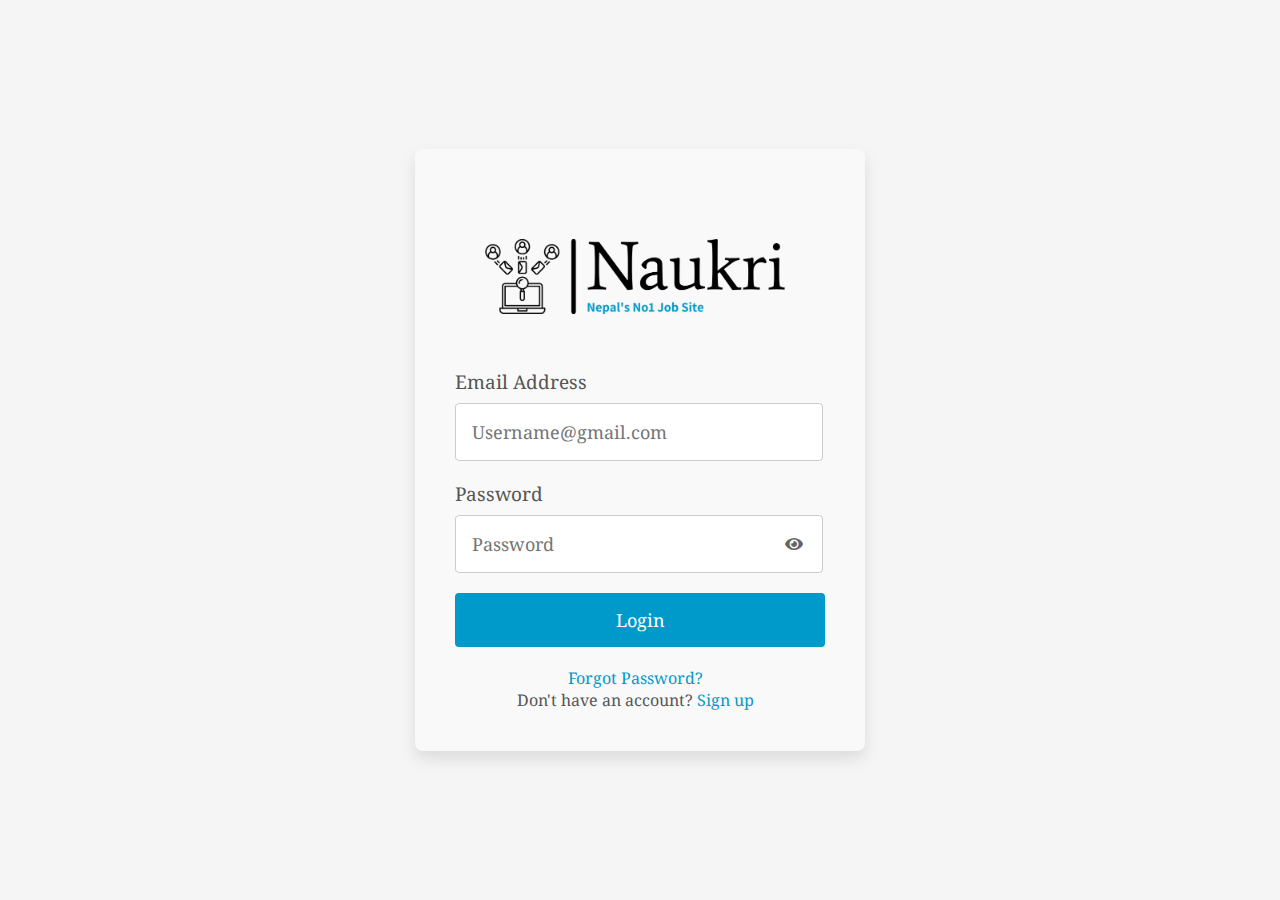
<file: login.html>
<!DOCTYPE html>
<html lang="en">
  <head>
    <meta charset="UTF-8" />
    <meta name="viewport" content="width=device-width, initial-scale=1.0" />
    <title>Login Form</title>
    <!---For font-->
    <link rel="preconnect" href="https://fonts.googleapis.com" />
    <link rel="preconnect" href="https://fonts.gstatic.com" crossorigin />
    <link
      href="https://fonts.googleapis.com/css2?family=Lemon&family=Noto+Serif:ital,wght@0,100..900;1,100..900&display=swap"
      rel="stylesheet"
    />
    <!------------Favicon----------->
    <link
      rel="apple-touch-icon"
      sizes="180x180"
      href="favicon/apple-touch-icon.png"
    />
    <link
      rel="icon"
      type="image/png"
      sizes="32x32"
      href="favicon/favicon-32x32.png"
    />
    <link
      rel="icon"
      type="image/png"
      sizes="16x16"
      href="favicon/favicon-16x16.png"
    />
    <link rel="manifest" href="favicon/site.webmanifest" />
    <!---For CDN link-->
    <link
      href="https://cdnjs.cloudflare.com/ajax/libs/font-awesome/5.15.4/css/all.min.css"
      rel="stylesheet"
    />
    <style>
      @import url("https://fonts.googleapis.com/css2?family=Roboto:wght@400;500&display=swap");
      body {
        font-family: "Noto Serif", serif;
        margin: 0;
        padding: 0;
        display: flex;
        justify-content: center;
        align-items: center;
        height: 100vh;
        background-color: #f5f5f5;
      }

      .container {
        background-color: #f9f9f9;
        padding: 40px;
        width: 370px;
        border-radius: 8px;
        box-shadow: 0 8px 16px rgba(0, 0, 0, 0.1);
      }

      .form-group {
        margin-bottom: 20px;
        position: relative;
      }

      label {
        display: block;
        margin-bottom: 8px;
        color: #555;
        font-size: 19px;
      }

      input {
        width: calc(100% - 36px);
        padding: 16px;
        border: 1px solid #ccc;
        border-radius: 4px;
        font-size: 18px;
        font-family: "Noto Serif", serif;
        transition: border-color 0.3s ease;
      }

      input:focus {
        outline: none;
        border-color: #009aca;
      }

      .password-input {
        display: flex;
        align-items: center;
      }

      .show-hide {
        cursor: pointer;
        opacity: 0.6;
        transition: opacity 0.3s ease;
        position: absolute;
        margin-left: 330px;
      }

      .show-hide:hover {
        opacity: 1;
      }

      button {
        width: 100%;
        padding: 15px 30px;
        border: none;
        border-radius: 4px;
        background-color: #009aca;
        color: #fff;
        cursor: pointer;
        font-size: 18px;
        font-family: "Noto Serif", serif;
        transition: background-color 0.3s ease;
      }

      button:hover {
        background-color: #1181a3;
      }

      .footer {
        margin-top: 20px;
        text-align: center;
        color: #555;
      }

      .footer span {
        margin-right: 10px;
      }

      .footer a {
        color: #009aca;
        text-decoration: none;
      }

      .footer a:hover {
        text-decoration: underline;
      }
      #loginForm img {
        margin-top: 50px;
        margin-bottom: 50px;
        width: 300px;
        margin-left: 30px;
      }
      /*Media Queries*/
      @media screen and (max-width: 480px) {
        body {
          margin-top: -50px;
        }
        .container {
          width: 65%;
        }

        label {
          display: block;
          margin-bottom: 8px;
          color: #333;
          font-size: 14px;
        }

        input,
        button {
          font-size: 12px;
        }

        .show-hide {
          margin-left: 235px;
          font-size: 14px;
        }

        #loginForm img {
          margin-top: 30px;
          width: 170px;
          margin-left: 50px;
          margin-bottom: 30px;
        }
        .footer {
          font-size: 14px;
        }
      }
    </style>
  </head>
  <body>
    <div class="container">
      <form id="loginForm">
        <img src="image/secondlogo.png" alt="" srcset="" />
        <div class="form-group">
          <label for="email">Email Address</label>
          <input
            type="email"
            id="email"
            name="email"
            placeholder="Username@gmail.com"
            required
          />
        </div>
        <div class="form-group">
          <label for="password">Password</label>
          <div class="password-input">
            <input
              type="password"
              id="password"
              name="password"
              placeholder="Password"
              required
            />
            <span class="show-hide" onclick="togglePassword()">
              <i class="fas fa-eye" id="eyeIcon"></i>
            </span>
          </div>
        </div>
        <button type="submit">Login</button>
      </form>
      <div class="footer">
        <span><a href="#">Forgot Password?</a></span>
        <br />
        <span>Don't have an account? <a href="Register.html">Sign up</a></span>
      </div>
    </div>

    <script>
      function togglePassword() {
        var passwordInput = document.getElementById("password");
        var eyeIcon = document.getElementById("eyeIcon");

        if (passwordInput.type === "password") {
          passwordInput.type = "text";
          eyeIcon.classList.remove("fa-eye");
          eyeIcon.classList.add("fa-eye-slash");
        } else {
          passwordInput.type = "password";
          eyeIcon.classList.remove("fa-eye-slash");
          eyeIcon.classList.add("fa-eye");
        }
      }
    </script>
  </body>
</html>
</file>
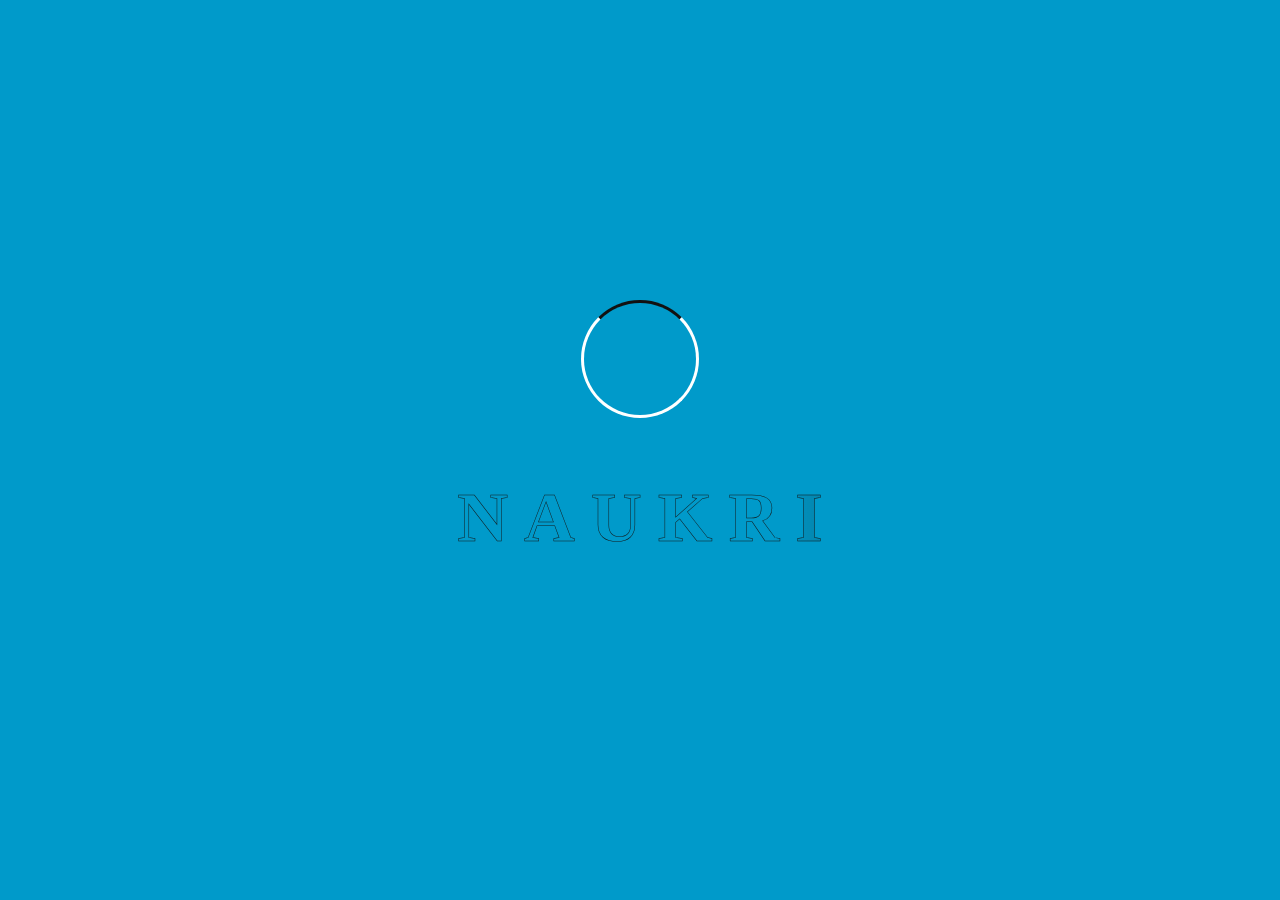
<file: mainindex.html>
<!DOCTYPE html>
<html lang="en">
  <head>
    <meta charset="UTF-8" />
    <meta name="viewport" content="width=device-width, initial-scale=1.0" />
    <title>Naukri</title>
  </head>
  <!------------Favicon----------->
  <link
    rel="apple-touch-icon"
    sizes="180x180"
    href="favicon/apple-touch-icon.png"
  />
  <link
    rel="icon"
    type="image/png"
    sizes="32x32"
    href="favicon/favicon-32x32.png"
  />
  <link
    rel="icon"
    type="image/png"
    sizes="16x16"
    href="favicon/favicon-16x16.png"
  />
  <link rel="manifest" href="favicon/site.webmanifest" />
  <!------------Font Awesome----------->
  <link
    rel="stylesheet"
    href="https://cdnjs.cloudflare.com/ajax/libs/font-awesome/6.5.1/css/all.min.css"
  />
  <style>
    /*loading Screen*/
    :root {
      /*Colors*/
      --smoky-black-1: hsla(40, 12%, 5%, 1);
      --smoky-black-3: hsla(0, 3%, 7%, 1);
      --eerie-black-3: hsla(180, 2%, 8%, 1);
      --white: hsla(0, 0%, 100%, 1);
      --black: hsla(0, 0%, 0%, 1);
      /* GRADIENT COLOR*/
      --loading-text-gradient: linear-gradient(
        90deg,
        transparent 0% 16.66%,
        var(--smoky-black-3) 33.33% 50%,
        transparent 66.66% 75%
      );
      /* font-weight */
      --weight-bold: 700;
      /* BORDER RADIUS*/
      --radius-24: 24px;
      --radius-circle: 50%;
      /*TRANSITION*/
      --transition-1: 250ms ease;
      --transition-2: 500ms ease;

      /*SHADOW*/

      --shadow-1: 0px 0px 25px 0px hsla(0, 0%, 0%, 0.25);
    }
    .preload {
      position: fixed;
      top: 0;
      left: 0;
      right: 0;
      bottom: 0;
      background-color: #009aca;
      z-index: 10;
      display: grid;
      justify-items: center;
      transition: var(--transition-2);
    }

    .preload > * {
      transition: var(--transition-1);
    }

    .preload.loaded > * {
      opacity: 0;
    }

    .preload.loaded {
      transition-delay: 250ms;
      transform: translateY(100%);
    }

    .circle {
      margin-top: 300px;
      width: 112px;
      height: 112px;
      border-radius: var(--radius-circle);
      border: 3px solid var(--white);
      border-block-start-color: var(--smoky-black-3);
      margin-block-end: 45px;
      animation: rotate360 1s linear infinite;
    }

    @keyframes rotate360 {
      0% {
        transform: rotate(0);
      }
      100% {
        transform: rotate(1turn);
      }
    }

    .preload .text {
      background-image: var(--loading-text-gradient);
      background-size: 500%;
      font-size: calc(2rem + 3vw);
      font-weight: var(--weight-bold);
      line-height: 1em;
      margin-top: -200px;
      text-transform: uppercase;
      letter-spacing: 16px;
      padding-inline-start: 16px;
      -webkit-text-fill-color: transparent;
      background-clip: text;
      -webkit-background-clip: text;
      -webkit-text-stroke: 0.5px var(--eerie-black-3);
      animation: loadingText linear 2s infinite;
    }

    @keyframes loadingText {
      0% {
        background-position: 100%;
      }
      100% {
        background-position: 0%;
      }
    }
    /*Mobile responsive*/
    /* Mobile Styles */
    @media screen and (max-width: 600px) {
      .preload {
        justify-items: center;
      }

      .circle {
        margin-top: 300px;
        width: 70px;
        height: 70px;
      }

      .preload .text {
        font-size: calc(3rem + 2vw);
        margin-top: -150px;
        letter-spacing: 6px;
      }
    }
  </style>
  <body>
    <div class="preload" data-preaload>
      <div class="circle"></div>
      <p class="text">Naukri</p>
    </div>
    <script>
      /*Loading Screen*/
      const preloader = document.querySelector("[data-preaload]");

      window.addEventListener("load", function () {
        // Add loaded class after 3 seconds
        setTimeout(function () {
          preloader.classList.add("loaded");
          document.body.classList.add("loaded");
          setTimeout(function () {
            window.location.href = "index.html";
          }, 100);
        }, 3000);
      });
    </script>
  </body>
</html>
</file>
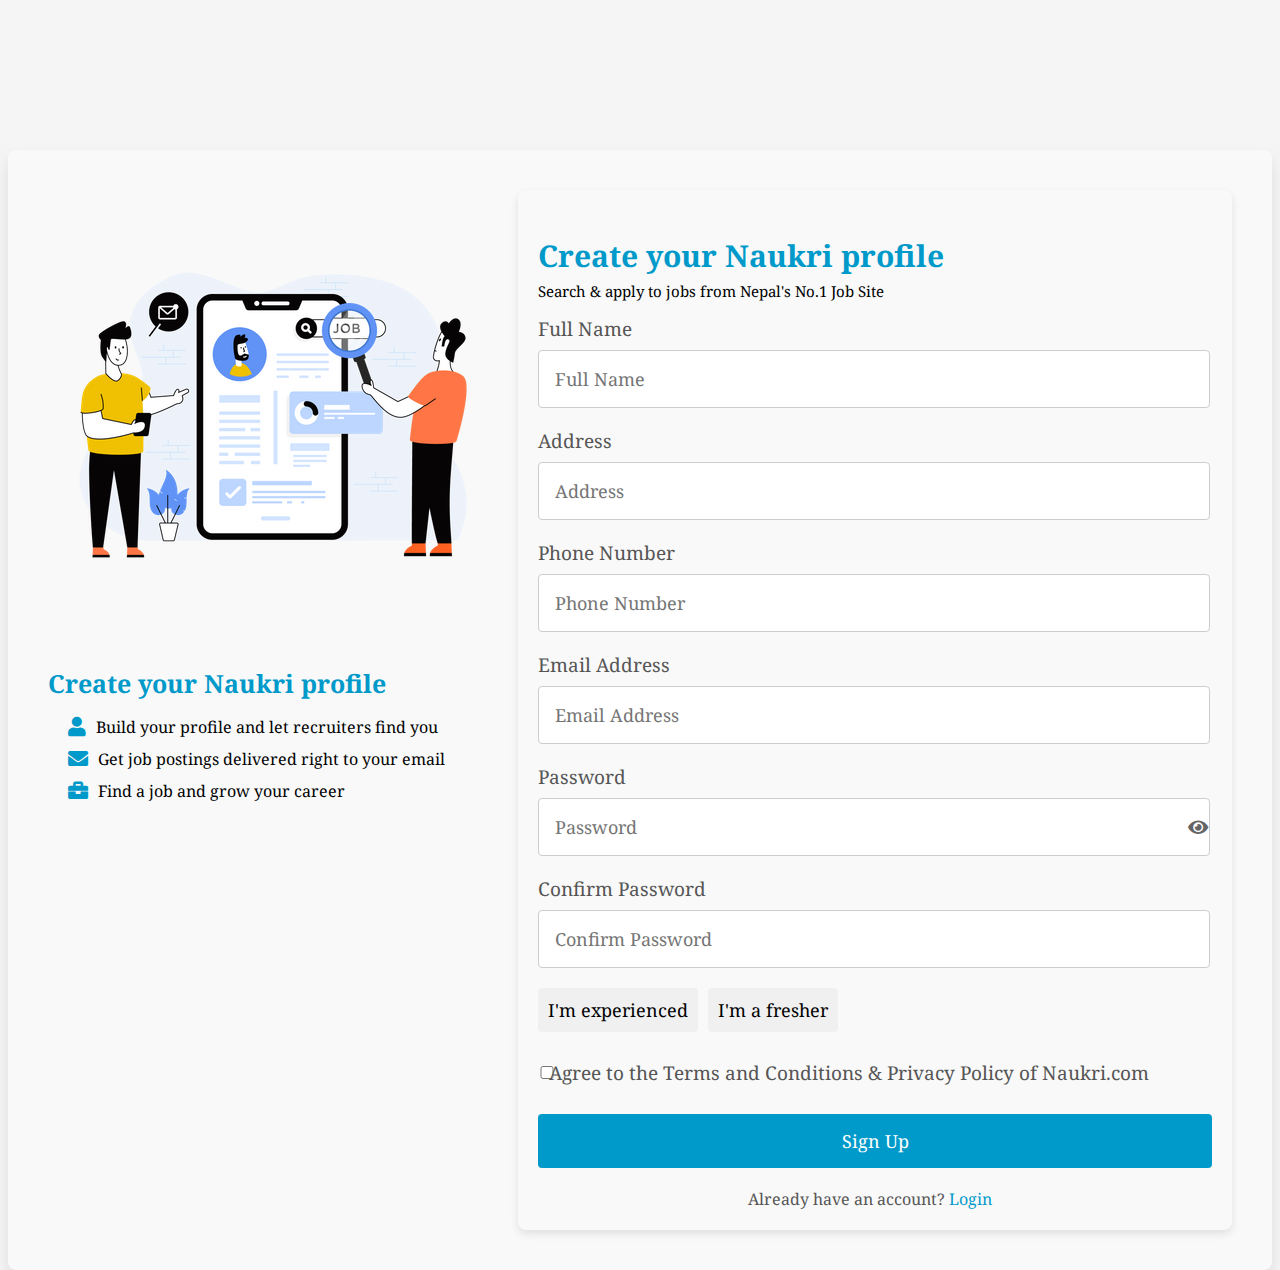
<file: Register.html>
<!DOCTYPE html>
<html lang="en">
  <head>
    <meta charset="UTF-8" />
    <meta name="viewport" content="width=device-width, initial-scale=1.0" />
    <title>Signup Form</title>
    <link rel="preconnect" href="https://fonts.googleapis.com" />
    <link rel="preconnect" href="https://fonts.gstatic.com" crossorigin />
    <link
      href="https://fonts.googleapis.com/css2?family=Lemon&family=Noto+Serif:ital,wght@0,100..900;1,100..900&display=swap"
      rel="stylesheet"
    />
    <link
      href="https://cdnjs.cloudflare.com/ajax/libs/font-awesome/5.15.4/css/all.min.css"
      rel="stylesheet"
    />
    <!------------Favicon----------->
    <link
      rel="apple-touch-icon"
      sizes="180x180"
      href="favicon/apple-touch-icon.png"
    />
    <link
      rel="icon"
      type="image/png"
      sizes="32x32"
      href="favicon/favicon-32x32.png"
    />
    <link
      rel="icon"
      type="image/png"
      sizes="16x16"
      href="favicon/favicon-16x16.png"
    />
    <link rel="manifest" href="favicon/site.webmanifest" />
    <style>
      @import url("https://fonts.googleapis.com/css2?family=Roboto:wght@400;500&display=swap");
      body {
        font-family: "Noto Serif", serif;
        margin-top: 260px;
        padding: 0;
        display: flex;
        justify-content: center;
        align-items: center;
        height: 100vh;
        background-color: #f5f5f5;
      }

      .container {
        background-color: #f9f9f9;
        padding: 40px;
        border-radius: 8px;
        box-shadow: 0 8px 16px rgba(0, 0, 0, 0.1);
        display: flex;
        justify-content: flex-start;
        align-items: flex-start;
        gap: 20px;
        width: 1200px;
      }

      .left-box {
        flex: 1;
      }

      .right-box {
        flex: 2;
      }

      .left-content {
        margin-bottom: 20px;
      }

      .left-content h2 {
        color: #009aca;
        margin-bottom: 10px;
        font-size: 25px;
      }

      .left-content ul {
        list-style-type: none;
        margin-left: 20px;
        padding-left: 0;
      }

      .left-content ul li {
        margin-bottom: 10px;
        display: flex;
        align-items: center;
      }

      .left-content ul li i {
        margin-right: 10px;
      }
      .left-content .fas {
        color: #009aca;
        font-size: 20px;
      }
      .form-container {
        background-color: #f9f9f9;
        padding: 20px;
        border-radius: 8px;
        box-shadow: 0 4px 8px rgba(0, 0, 0, 0.1);
      }
      .form-container p {
        font-family: "Noto Serif", serif;
        font-size: 15px;
        margin-top: -20px;
      }
      .form-container h2 {
        color: #009aca;
        font-size: 30px;
        font-family: "Noto Serif", serif;
      }
      .form-group {
        margin-bottom: 20px;
        position: relative;
        font-size: 18px;
      }

      label {
        display: block;
        margin-bottom: 8px;
        color: #555;
        font-size: 19px;
      }

      input {
        width: calc(100% - 36px);
        padding: 16px;
        border: 1px solid #ccc;
        border-radius: 4px;
        font-size: 18px;
        font-family: "Noto Serif", serif;
        transition: border-color 0.3s ease;
      }

      input:focus {
        outline: none;
        border-color: #009aca;
      }

      .password-input {
        display: flex;
        align-items: center;
      }

      .show-hide {
        cursor: pointer;
        opacity: 0.6;
        transition: opacity 0.3s ease;
        position: absolute;
        margin-left: 650px;
      }

      .show-hide:hover {
        opacity: 1;
      }

      button {
        width: 100%;
        padding: 15px 30px;
        border: none;
        border-radius: 4px;
        background-color: #009aca;
        color: #fff;
        cursor: pointer;
        font-size: 18px;
        font-family: "Noto Serif", serif;
        transition: background-color 0.3s ease;
      }

      button:hover {
        background-color: #1181a3;
      }

      .footer {
        margin-top: 20px;
        text-align: center;
        color: #555;
      }

      .footer span {
        margin-right: 10px;
      }

      .footer a {
        color: #009aca;
        text-decoration: none;
      }

      .footer a:hover {
        text-decoration: underline;
      }

      .file-upload {
        position: relative;
        overflow: hidden;
        margin-top: 20px;
      }

      .file-upload input[type="file"] {
        position: absolute;
        top: 0;
        right: 0;
        margin: 0;
        padding: 0;
        font-size: 20px;
        cursor: pointer;
        opacity: 0;
      }

      .file-upload-label {
        display: inline-block;
        padding: 12px 20px;
        background-color: #009aca;
        color: #fff;
        border: none;
        border-radius: 4px;
        cursor: pointer;
      }

      .file-upload-label:hover {
        background-color: #1181a3;
      }

      .checkbox-group {
        display: flex;
        align-items: center;
        margin-top: 10px;
      }

      .checkbox-group input[type="checkbox"] {
        margin-left: -310px;
        background-color: #009aca;
      }
      .checkboxlabel {
        margin-top: 8px;
        margin-left: -320px;
      }
      .work-status {
        display: flex;
        flex-wrap: wrap;
        gap: 10px;
      }

      .work-status div {
        background-color: #f0f0f0;
        padding: 10px;
        border-radius: 4px;
        cursor: pointer;
      }

      .work-status div.selected {
        background-color: #009aca;
        color: #fff;
      }
      /*Media Queries*/
      @media screen and (max-width: 768px) {
        .container {
          flex-direction: column;
          margin-top: 750px;
          align-items: center;
          width: 90%;
        }
        .left-box,
        .right-box {
          width: 100%;
          margin: 0;
        }

        .left-content h2 {
          font-size: 22px;
        }

        .left-content ul li {
          font-size: 14px;
        }

        .right-box {
          margin-top: 30px;
        }

        .right-box {
          width: 100%;
          margin: 0;
        }
        .form-container {
          padding: 20px;
        }
        .form-container h2 {
          font-size: 22px;
          margin-bottom: 25px;
        }
        .form-container label {
          font-size: 14px;
        }
        .form-container p {
          font-size: 14px;
        }
        .form-container .show-hide {
          font-size: 14px;
        }
        .form-container input {
          font-size: 12px;
        }
        .form-group {
          font-size: 16px;
        }

        .password-input {
          margin-left: 0;
        }
        .work-status {
          font-size: 14px;
        }
        .checkbox-group label {
          font-size: 14px;
          margin-left: -50px;
        }
        .show-hide {
          margin-left: calc(100% - 40px);
        }

        .checkbox-group input[type="checkbox"] {
          margin-left: 0;
        }

        .checkboxlabel {
          margin-left: 0;
        }

        .work-status {
          justify-content: center;
        }
        #updates {
          margin-top: -8px;
          margin-left: -50px;
        }
        .left-content img {
          display: block;
          align-items: center;
          margin-top: 50px;
          width: 300px;
          max-width: 100%;
        }
        button {
          font-size: 14px;
        }
        .footer {
          font-size: 14px;
        }
      }
    </style>
  </head>
  <body>
    <div class="container">
      <div class="left-box">
        <div class="left-content">
          <img src="image/findnaukri.png" alt="" srcset="" />
          <h2>Create your Naukri profile</h2>
          <ul>
            <li>
              <i class="fas fa-user"></i>Build your profile and let recruiters
              find you
            </li>
            <li>
              <i class="fas fa-envelope"></i>Get job postings delivered right to
              your email
            </li>
            <li>
              <i class="fas fa-briefcase"></i>Find a job and grow your career
            </li>
          </ul>
        </div>
      </div>
      <div class="right-box">
        <div class="form-container">
          <h2>Create your Naukri profile</h2>
          <p>Search & apply to jobs from Nepal's No.1 Job Site</p>
          <form id="signupForm">
            <div class="form-group">
              <label for="fullname">Full Name</label>
              <input
                type="text"
                id="fullname"
                name="fullname"
                placeholder="Full Name"
                required
              />
            </div>
            <div class="form-group">
              <label for="address">Address</label>
              <input
                type="text"
                id="address"
                name="address"
                placeholder="Address"
                required
              />
            </div>
            <div class="form-group">
              <label for="phone">Phone Number</label>
              <input
                type="tel"
                id="phone"
                name="phone"
                placeholder="Phone Number"
                required
              />
            </div>
            <div class="form-group">
              <label for="email">Email Address</label>
              <input
                type="email"
                id="email"
                name="email"
                placeholder="Email Address"
                required
              />
            </div>
            <div class="form-group">
              <label for="password">Password</label>
              <div class="password-input">
                <input
                  type="password"
                  id="password"
                  name="password"
                  placeholder="Password"
                  required
                />
                <span class="show-hide" onclick="togglePassword()">
                  <i class="fas fa-eye" id="eyeIcon"></i>
                </span>
              </div>
            </div>
            <div class="form-group">
              <label for="confirm_password">Confirm Password</label>
              <input
                type="password"
                id="confirm_password"
                name="confirm_password"
                placeholder="Confirm Password"
                required
              />
            </div>
            <div class="form-group work-status">
              <div onclick="selectWorkStatus(this)">I'm experienced</div>
              <div onclick="selectWorkStatus(this)">I'm a fresher</div>
            </div>
            <div class="form-group checkbox-group">
              <input type="checkbox" id="updates" name="updates" />
              <label for="updates" class="checkboxlabel">
                Agree to the Terms and Conditions & Privacy Policy of
                Naukri.com</label
              >
            </div>
            <button type="submit">Sign Up</button>
          </form>
          <div class="footer">
            <span>Already have an account? <a href="login.html">Login</a></span>
          </div>
        </div>
      </div>
    </div>

    <script>
      function togglePassword() {
        var passwordInput = document.getElementById("password");
        var eyeIcon = document.getElementById("eyeIcon");

        if (passwordInput.type === "password") {
          passwordInput.type = "text";
          eyeIcon.classList.remove("fa-eye");
          eyeIcon.classList.add("fa-eye-slash");
        } else {
          passwordInput.type = "password";
          eyeIcon.classList.remove("fa-eye-slash");
          eyeIcon.classList.add("fa-eye");
        }
      }

      function selectWorkStatus(selectedDiv) {
        var workStatusDivs = document.querySelectorAll(".work-status div");
        workStatusDivs.forEach((div) => {
          div.classList.remove("selected");
        });
        selectedDiv.classList.add("selected");
      }
    </script>
  </body>
</html>
</file>
<file: style.css>
/**********All Part*********/
* {
  margin: 0;
  padding: 0;
  box-sizing: border-box;
  font-family: "Noto Serif", serif;
}
/**********Navigation  Bar*********/
.navbar {
  background-color: #009aca;
  color: #fff;
  padding: 15px 0;
  font-family: "Roboto", sans-serif;
  box-shadow: 0 2px 5px rgba(0, 0, 0, 0.1);
}

.container {
  display: flex;
  justify-content: space-between;
  align-items: center;
  max-width: 1200px;
  margin: 0 auto;
  padding: 0 20px;
}

.logo img {
  margin-left: -180px;
  width: auto;
  height: 70px;
}

.nav-links {
  margin-right: -225px;
  list-style: none;
  display: flex;
}
.sticky .nav-links li a:hover {
  color: #009aca;
}
.nav-links li {
  margin-right: 30px;
  font-size: 20px;
}

.nav-links li:last-child {
  margin-right: 0;
}

.nav-links li a {
  text-decoration: none;
  color: #fff;
  transition: color 0.3s ease;
}
.sticky {
  position: fixed;
  top: 0;
  width: 100%;
  z-index: 1000;
}
.nav-links li a:hover {
  color: #ccc;
}
.dropdown-content {
  display: none;
  position: absolute;
  background-color: white;
  z-index: 1;
  box-shadow: 0 8px 16px 0 rgba(0, 0, 0, 0.2);
  margin-top: 25px;
  border-radius: 10px;
}

.dropdown-content li a {
  color: black;
  list-style: none;
}
.dropdown-content li {
  padding-top: 20px;
  padding-left: 20px;
  padding-right: 20px;
}
.bottomdropdown {
  padding-bottom: 20px;
}

.dropdown:hover .dropdown-content,
.dropdown-content:hover {
  display: block;
}

.dropdown > a:after {
  content: "\25BC";

  margin-left: 5px;
}

.dropdown:hover > a:after {
  content: "\25B2";
}
.meow {
  border: 2px solid white;
  padding: 10px 20px;
  border-radius: 20px;
  background-color: #009aca;
  color: white;
  text-decoration: none;
  font-weight: bold;
  transition: all 0.3s ease;
}

.meow:hover {
  background-color: #056886;
}
.sticky-link {
  padding: 10px 20px;
  border-radius: 20px;
  color: white;
  text-decoration: none;
  font-weight: bold;
  transition: all 0.3s ease;
}
/**********Main Section*********/
.section {
  text-align: left;
  padding: 50px 20px;
  background-color: #009aca;
  display: flex;
  justify-content: space-between;
  align-items: center;
}

.section-content {
  margin-left: 180px;
  margin-right: 180px;
}

.section h1,
.section h2 {
  font-size: 60px;
  color: #fff;
  margin: 0;
}

.section-text p {
  margin-left: 5px;
  font-size: 20px;
  color: #ccc;
}

.search-container {
  display: flex;
  align-items: center;
  padding: 10px;
  border-radius: 20px;
  position: relative;
  display: inline-block;
}

.search-container button {
  position: absolute;
  top: 0;
  right: 0;
  margin-right: 15px;
  margin-top: 14.3px;
  height: 60%;
  background-color: #009aca;
  color: #fff;
  border: none;
  border-radius: 25px;
  cursor: pointer;
  padding: 10px 20px;
  font-size: 17px;
}

.search-container button:hover {
  background-color: #056886;
}

.search-container input[type="text"] {
  width: 300px;
  padding: 10px 10px 10px 26px;
  font-size: 24px;
  border: none;
  width: 500px;
  border-radius: 25px;
}

.search-container img {
  width: 20px;
  height: 20px;
  margin-left: 10px;
}
/**********Hero Section*********/
.heroimage img {
  width: 700px;
  height: auto;
  margin-right: 150px;
}

.millionsofjobs {
  margin-top: 100px;
  margin-left: 180px;
  margin-right: 180px;
  display: flex;
  justify-content: space-between;
  align-items: center;
  padding: 50px 20px;
}

.girlimage {
  position: relative;
}

.girlimage .girl1 {
  max-width: 100%;
  height: auto;
}

.girlimage .girl2 {
  border-radius: 5px;
  border: 10px solid rgb(214, 214, 214);
  position: absolute;
  bottom: -10%;
  right: -25%;
  max-width: 50%;
  height: auto;
  z-index: 1;
}

.millions {
  margin-top: -5%;
  max-width: 700px;
}

.millions h2 {
  font-size: 36px;
  color: #1e293b;
  margin-bottom: 20px;
}

.millions h3 {
  font-size: 20px;
  color: #1e293b;
  margin-bottom: 0px;
}

.millions p {
  margin-top: -18px;
  font-size: 18px;
  color: #94a3b8;
  margin-bottom: 20px;
}

.millions button {
  padding: 15px 30px;
  background-color: #009aca;
  border: none;
  border-radius: 10px;
  cursor: pointer;
  font-size: 18px;
  transition: background-color 0.3s ease;
  background-color: #009aca;
  color: #fff;
}
.mainbuttonhelp {
  margin-left: 9px;
}
.mainbutton {
  color: #fff;
  text-decoration: none;
}
.millions button:hover {
  background-color: #056886;
}
/**********Popular Categories*********/
.popularcategories {
  margin-top: 150px;
  text-align: center;
}

.popularcategories h2 {
  font-size: 36px;
  color: #1e293b;
  margin-bottom: 20px;
}

.popularcategories p {
  margin-top: 18px;
  font-size: 18px;
  color: #1e293b;
  margin-bottom: 20px;
}

.categories {
  margin-top: 90px;
  display: flex;
  justify-content: space-between;
  margin-left: 200px;
  margin-right: 200px;
}

.IT {
  display: flex;
  flex-direction: column;
  align-items: center;
  background-color: #f0f0f0;
  padding: 50px;
  border-radius: 10px;
  transition: background-color 0.3s ease;
}

.IT:hover {
  cursor: pointer;
  background-color: #e0e0e0;
}

.icon .fa-solid {
  margin-bottom: 15px;
  text-align: center;
  align-items: center;
  font-size: 50px;
  color: #009aca;
}

.categoriescontent {
  color: #333;
}

.categoriescontent h3 {
  font-size: 24px;
  text-align: center;
  margin: 0;
}

.categoriescontent p {
  text-align: center;
  font-size: 16px;
  margin: 5px 0 0 0;
}
/**********Explore Jobs*********/
.jobs {
  margin-top: 70px;
}
.titlejob .fa-solid {
  color: #009aca;
}
.explorejobs {
  text-align: center;
  margin-top: 130px;
}

.explorejobs h2 {
  font-size: 36px;
  color: #1e293b;
  margin-bottom: 20px;
}

.explorejobs p {
  margin-top: 18px;
  font-size: 18px;
  color: #1e293b;
  margin-bottom: 20px;
}

.jobtitle {
  background-color: #1e293b;
  align-items: center;
  background-color: #f0f0f0;
  padding: 40px;
  border-radius: 10px;
  width: 30%;
}

.jobtitle:hover {
  background-color: #e0e0e0;
}

.locationlogo {
  display: flex;
  align-items: center;
}

.explore {
  margin-left: 200px;
  margin-right: 200px;
}

.logo {
  display: flex;
  align-items: center;
}

.logo .fa-brands {
  font-size: 60px;
}

.detailofjob {
  padding-left: 15px;
  padding-right: 60px;
}

.full {
  border: 0px solid;
  border-radius: 5px;
  background-color: #009aca;
  padding: 8px;
  color: white;
}

.full:hover {
  cursor: pointer;
  background-color: #056886;
}

.titlejob {
  margin-top: 20px;
}

progress {
  width: 100%;
  height: 10px;
  border-radius: 10px;
  appearance: none;
}

progress::-webkit-progress-bar {
  background-color: white;
  border-radius: 10px;
}

progress::-webkit-progress-value {
  background-color: #009aca;
  border-radius: 10px;
}

.jobs {
  display: flex;
  gap: 50px;
  justify-content: space-between;
  flex-wrap: wrap;
}

.logo .fa-solid {
  color: #009aca;
  font-size: 45px;
}
/**********Footer*********/
.footersection {
  margin-top: 200px;
  width: 100%;
  background-color: #009aca;
}
.footer-col {
  margin-left: 80px;
  width: 50%;
}
.footer-col img {
  width: 400px;
  height: auto;
}

.mainfooter {
  height: 250px;
  color: white;
  padding: 50px;
  display: flex;
  justify-content: space-between;
}

ul {
  list-style: none;
}
.footer-col h4 {
  font-size: 18px;
  color: #ffffff;
  text-transform: capitalize;
  margin-bottom: 5px;
  font-weight: 500;
  position: relative;
}

.footer-col h4::before {
  position: absolute;
  left: 0;
  bottom: -10px;
  background-color: #e91e63;
  height: 2px;
  box-sizing: border-box;
}

.footer-col ul li:not(:last-child) {
  margin-bottom: 10px;
}

.footer-col ul li a {
  font-size: 16px;
  text-transform: capitalize;
  color: #ffffff;
  text-decoration: none;
  font-weight: 300;
  color: white;
  display: block;
  transition: all 0.3s ease;
}

.footer-col ul li a:hover {
  color: #ffffff;
  padding-left: 8px;
}

.footer-col .social-links a {
  display: inline-block;
  height: 30px;
  width: 30px;
  background-color: rgba(255, 255, 255, 0.2);
  margin: 0 4px 3px 0;
  text-align: center;
  line-height: 30px;
  border-radius: 50%;
  color: #ffffff;
  transition: all 0.5s ease;
  margin-top: 15px;
}

.footer-col .social-links a:hover {
  color: #24262b;
  background-color: #ffffff;
}

.footer-col p {
  color: white;
}
.mainfooter hr {
  margin-bottom: 10px;
  width: 200px;
  background-color: #d73438;
  height: 2px;
  border: 0;
}

.copyright {
  margin-top: 0;
  background-color: #0a7fa3;
  /* background: linear-gradient(to right, #60bfee, #009aca); */
  color: #ffffff;
  text-align: center;
  padding: 15px;
  position: absolute;
  width: 100%;
}

.copyright p {
  margin: 0;
  font-size: 20px;
}
.footerlogo img {
  width: 300px;
}
/*Blog*/

.row {
  margin-left: -230px;
  margin-right: -230px;
  display: flex;
  flex-wrap: wrap;
  justify-content: center;
}

.col {
  flex: 0 0 33.33%;
  max-width: 33.33%;
  box-sizing: border-box;
  padding: 15px;
}

.news-wrap {
  width: 100%;
  padding: 20px 0;
}

.news-grid {
  width: auto;
  position: relative;
  background: #fff;
  border-radius: 5px;
  overflow: hidden;
  border: 1px solid #ddd;
  margin: 10px;
}

.news-grid-image {
  width: 100%;
  height: 280px;
  overflow: hidden;
}

.news-grid-image img {
  width: 100%;
  height: 100%;
  object-fit: cover;
  transition: 0.5s;
}

.news-grid-box {
  display: block;
  position: absolute;
  text-align: center;
  background: #009aca;
  left: -200px;
  top: 200px;
  padding: 10px;
  transition: 0.5s;
  opacity: 90%;
}

.news-grid-box h1 {
  color: #fff;
  font-size: 30px;
  font-weight: 400;
  letter-spacing: 2px;
  padding-bottom: 5px;
  border-bottom: 1px solid rgba(255, 255, 255, 0.3);
  margin-bottom: 5px;
}

.news-grid-box p {
  color: #fff;
  font-size: 14px;
  font-weight: 400;
  margin-bottom: 0px;
}

.news-grid-txt {
  padding: 15px;
  margin-left: 8px;
}

.news-grid-txt h2 {
  color: black;
  font-size: 20px;
  font-weight: 500;
  letter-spacing: 1px;
  margin: 8px 0px 5px 0px;
}

.news-grid-txt p {
  color: black;
  font-size: 14px;
  font-weight: 300;
  line-height: 170%;
  letter-spacing: 1.5px;
  border-bottom: 1px solid #ececec;
  padding-bottom: 15px;
  margin-bottom: 25px;
}

.news-grid-txt a {
  color: #fff;
  background: #009aca;
  padding: 6px 18px;
  border-radius: 2px;
  font-size: 14px;
  font-weight: 300;
  line-height: 30px;
  letter-spacing: 1px;
  text-decoration-line: none;
  transition: 0.5s;
  margin: 10px 15px 10px 10px;
}
.buttonofcourse {
  text-align: center;
}
/*Hover-Section*/
.news-grid:hover .news-grid-box {
  left: 15px;
  transition: 0.5s;
  width: 90%;
}

.news-grid:hover .news-grid-image img {
  filter: grayscale(1);
  transform: scale(1.1);
  transition: 0.5s;
}

.news-grid-txt a:hover {
  text-decoration-line: none;
  color: #fff;
  letter-spacing: 1px;
  transition: 0.5s;
}

.owl-controls .owl-buttons {
  position: relative;
}

.owl-controls .owl-prev {
  position: absolute;
  left: -40px;
  bottom: 230px;
  padding: 8px 17px;
}

.owl-controls .owl-next {
  position: absolute;
  right: -40px;
  bottom: 230px;
  padding: 8px 17px;
}

.owl-controls .owl-prev:after,
.owl-controls .owl-next:after {
  content: "\f104";
  font-family: FontAwesome;
  color: #fff;
  font-size: 16px;
}

.owl-controls .owl-next:after {
  content: "\f105";
}

.owl-controls .owl-prev:hover,
.owl-controls .owl-next:hover {
  background: #000;
}
.otherdetail {
  display: flex;
  padding-left: 10px;
  padding-right: 20px;
  justify-content: space-between;
}
.otherdetail h4 {
  margin-top: 20px;
  font-size: large;
  margin-bottom: 20px;
  color: #009aca;
}
.otherdetail h4:hover {
  cursor: pointer;
  color: #056886;
}
.time {
  display: flex;
}
.time .fa-regular {
  font-size: 30px;
  color: #009aca;
}
.time h3 {
  padding-left: 10px;
  padding-top: 2px;
  color: #009aca;
}
.popularcategories button {
  padding: 15px 30px;
  background-color: #009aca;
  border: none;
  border-radius: 10px;
  cursor: pointer;
  font-size: 18px;
  transition: background-color 0.3s ease;
  background-color: #009aca;
  color: #fff;
}

.popularcategories button:hover {
  background-color: #056886;
}

/*Scroll Bar*/
::-webkit-scrollbar {
  width: 17px;
}

::-webkit-scrollbar-track {
  background: white;
}
::-webkit-scrollbar-thumb {
  background: #056886;
  /* border-radius: 10px; */
}

::-webkit-scrollbar-thumb:hover {
  background: #024f5e;
}
:root {
  --smoky-black-1: hsla(40, 12%, 5%, 1);
  --radius-circle: 50%;
  --shadow-1: 0px 0px 25px 0px hsla(0, 0%, 0%, 0.25);
  --transition-1: 250ms ease;
}

/*Back to top*/
.back-top-btn {
  position: fixed;
  bottom: 20px;
  right: 20px;
  background-color: #009aca;
  color: var(--smoky-black-1);
  font-size: 22px;
  width: 60px;
  height: 60px;
  border-radius: var(--radius-circle);
  display: grid;
  place-items: center;
  box-shadow: var(--shadow-1);
  transition: var(--transition-1);
  opacity: 0;
  visibility: hidden;
  z-index: 4;
}

.back-top-btn:is(:hover, :focus-visible) {
  background-color: #024f5e;
  transform: scale(1.1);
}

.back-top-btn.active {
  opacity: 1;
  visibility: visible;
}
.backtotp .fa-solid {
  color: white;
}
</file>
